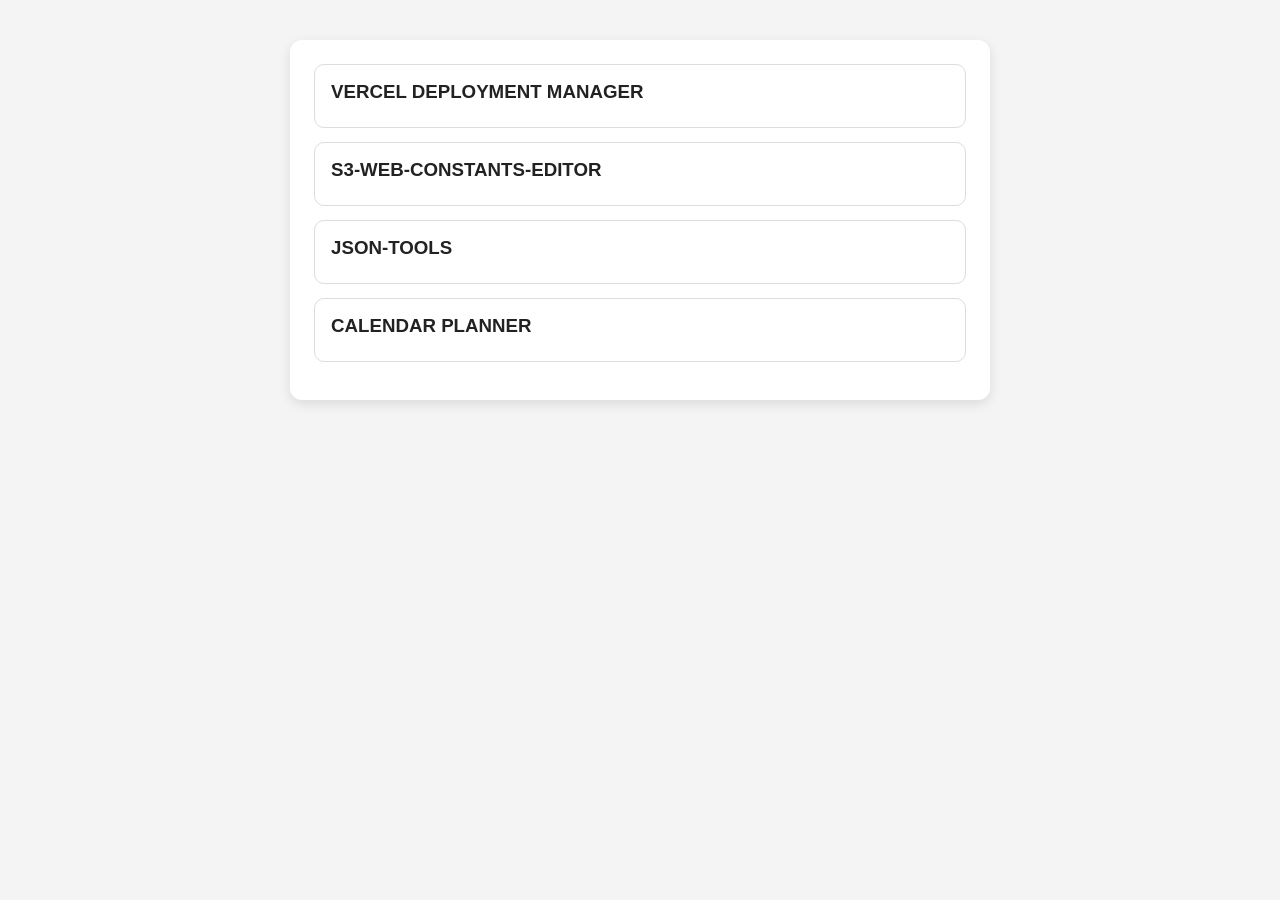
<file: index.html>
<!DOCTYPE html>
<html lang="en">
<head>
  <meta charset="UTF-8" />
  <meta name="viewport" content="width=device-width, initial-scale=1.0" />
  <title>Links List</title>

  <style>
    * {
      box-sizing: border-box;
      margin: 0;
      padding: 0;
      font-family: Arial, sans-serif;
    }

    body {
      background: #f4f4f4;
      padding: 40px;
    }

    .container {
      max-width: 700px;
      margin: auto;
      background: white;
      padding: 24px;
      border-radius: 12px;
      box-shadow: 0 4px 12px rgba(0, 0, 0, 0.1);
    }

    h1 {
      margin-bottom: 20px;
      color: #333;
    }

    .card {
      padding: 16px;
      border: 1px solid #ddd;
      border-radius: 10px;
      margin-bottom: 14px;
      transition: 0.2s ease;
    }

    .card:hover {
      transform: translateY(-2px);
      box-shadow: 0 4px 10px rgba(0, 0, 0, 0.08);
    }

    .card h3 {
      margin-bottom: 8px;
      color: #222;
    }

    .card a {
      color: #2563eb;
      text-decoration: none;
      word-break: break-all;
    }

    .card a:hover {
      text-decoration: underline;
    }
  </style>
</head>
<body>

  <div class="container">
    <div id="list"></div>
  </div>

  <script>
    // Array with { name, url }
    const websites = [
      {
        name: "vercel deployment manager",
        url: "./vercel-deployment-manager.html"
      },
      {
        name: "s3-web-constants-editor",
        url: "./s3-web-constants-editor/index.html"
      },
      {
        name: "json-tools",
        url: "./json-tools/index.html"
      },
      {
        name: "calendar planner",
        url: "./calendar-planner/index.html"
      },
    ];

    const listContainer = document.getElementById("list");

    websites.forEach(site => {
      const card = document.createElement("div");
      card.className = "card";

      card.innerHTML = `
      <a href="${site.url}" target="_blank">
        <h3>${site.name.toUpperCase()}</h3>
        </a>
      `;

      listContainer.appendChild(card);
    });
  </script>

</body>
</html>
</file>
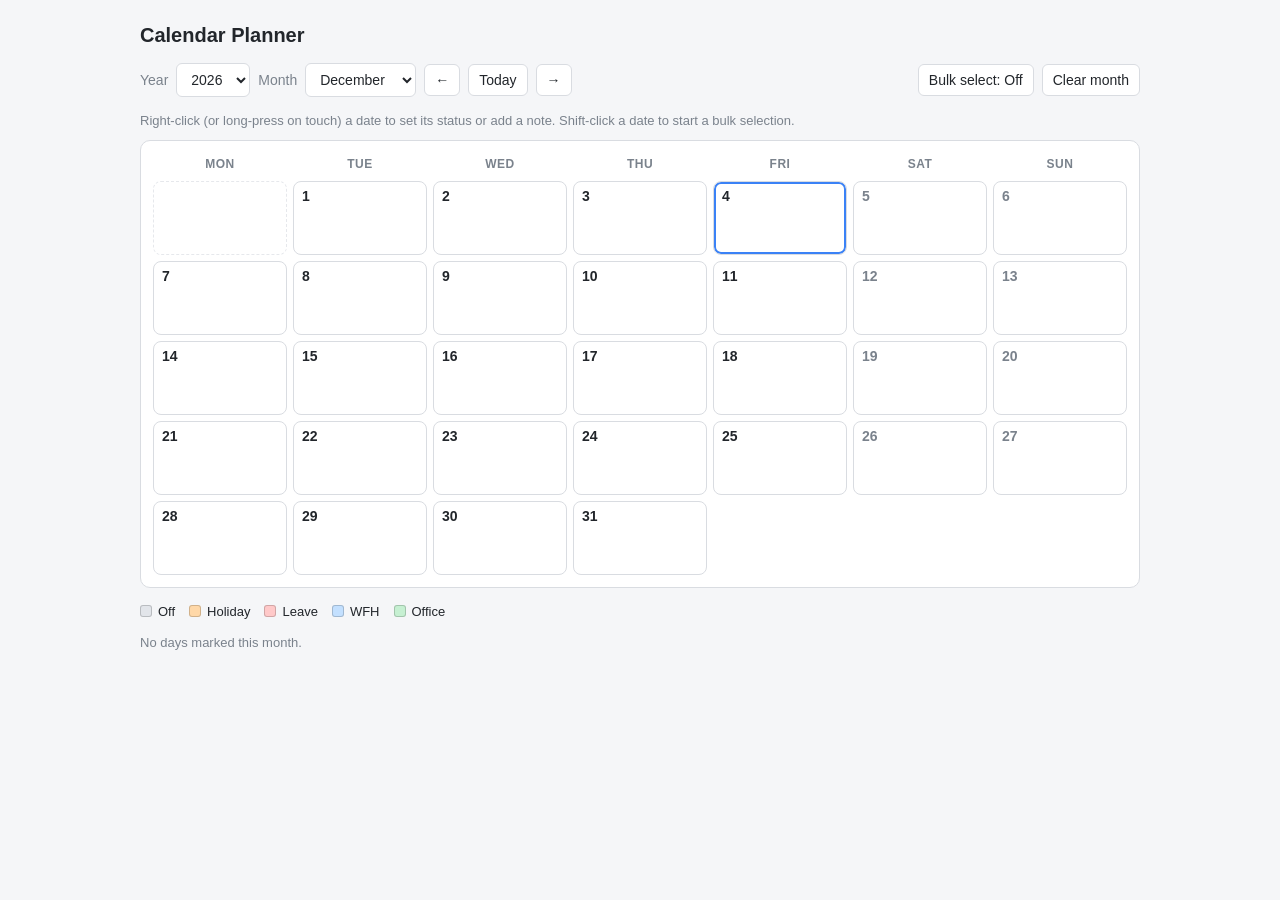
<file: calendar-planner/index.html>
<!DOCTYPE html>
<html lang="en">
<head>
  <meta charset="UTF-8">
  <meta name="viewport" content="width=device-width, initial-scale=1">
  <title>Calendar Planner</title>
  <link rel="stylesheet" href="styles.css">
  <script src="app.js" defer></script>
</head>
<body>

  <div class="wrap">
    <h1>Calendar Planner</h1>

    <div class="toolbar">
      <label class="lbl" for="year">Year</label>
      <select id="year" aria-label="Year"></select>

      <label class="lbl" for="month">Month</label>
      <select id="month" aria-label="Month"></select>

      <button id="prev" type="button" aria-label="Previous month">&larr;</button>
      <button id="today" type="button">Today</button>
      <button id="next" type="button" aria-label="Next month">&rarr;</button>

      <span class="spacer"></span>
      <button id="bulk" type="button" aria-pressed="false"
              title="Toggle bulk selection mode">Bulk select: Off</button>
      <button id="clear" type="button">Clear month</button>
    </div>

    <p class="hint" id="hint"></p>

    <div class="calendar">
      <div class="weekdays" aria-hidden="true">
        <span>Mon</span><span>Tue</span><span>Wed</span><span>Thu</span>
        <span>Fri</span><span>Sat</span><span>Sun</span>
      </div>
      <div class="grid" id="grid" role="grid" aria-label="Month days"></div>
    </div>

    <div class="selbar" id="selbar" role="region" aria-label="Bulk actions for selected days"></div>

    <div class="below">
      <div class="legend" id="legend"></div>
    </div>
    <div class="below">
      <div class="summary" id="summary"></div>
    </div>
  </div>

  <div id="menu" role="menu" aria-label="Set day status"></div>

</body>
</html>
</file>
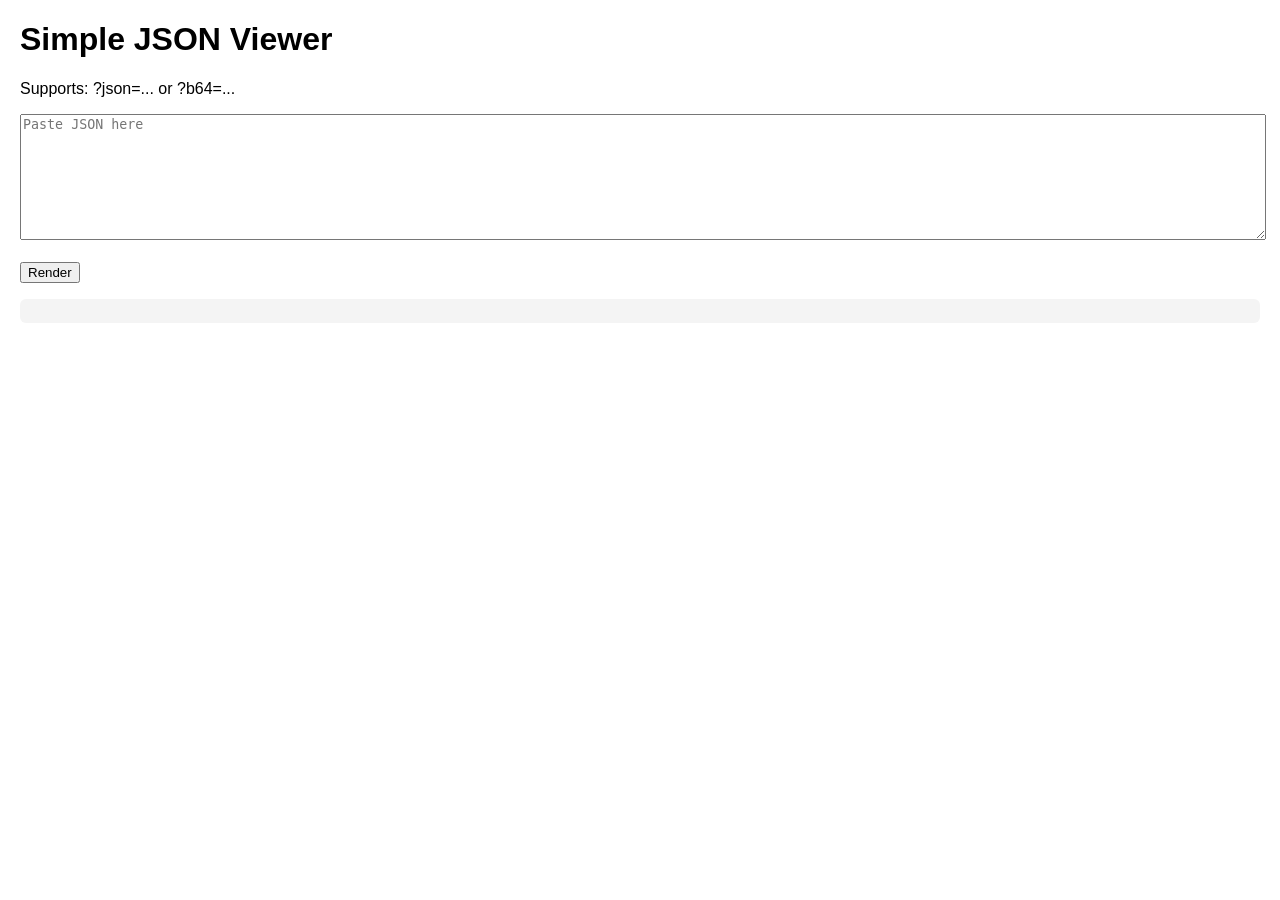
<file: json-tools/index.html>
<!DOCTYPE html>
<html>
<head>
<meta charset="UTF-8">
<meta name="viewport" content="width=device-width, initial-scale=1.0">
<title>JSON Viewer</title>
<style>
body { font-family: Arial, sans-serif; margin: 20px; }
textarea { width: 100%; height: 120px; }
pre { background: #f4f4f4; padding: 12px; overflow: auto; border-radius: 6px; }
.error { color: red; }
.success { color: green; }
</style>
</head>
<body>
<h1>Simple JSON Viewer</h1>
<p>Supports: ?json=... or ?b64=...</p>
<textarea id="input" placeholder="Paste JSON here"></textarea><br><br>
<button onclick="renderJson()">Render</button>
<p id="status"></p>
<pre id="output"></pre>

<script>
function loadFromQuery() {
  const params = new URLSearchParams(window.location.search);
  let jsonText = '';

  if (params.has('b64')) {
    try {
      jsonText = atob(params.get('b64'));
    } catch (e) {
      document.getElementById('status').textContent = 'Invalid Base64';
      document.getElementById('status').className = 'error';
      return;
    }
  } else if (params.has('json')) {
    jsonText = params.get('json');
  }

  if (jsonText) {
    document.getElementById('input').value = jsonText;
    renderJson();
  }
}

function renderJson() {
  const input = document.getElementById('input').value;
  const status = document.getElementById('status');
  const output = document.getElementById('output');

  try {
    const obj = JSON.parse(input);
    output.textContent = JSON.stringify(obj, null, 2);
    status.textContent = '✓ Valid JSON';
    status.className = 'success';
  } catch (e) {
    output.textContent = '';
    status.textContent = '✗ ' + e.message;
    status.className = 'error';
  }
}

loadFromQuery();
</script>
</body>
</html>
</file>
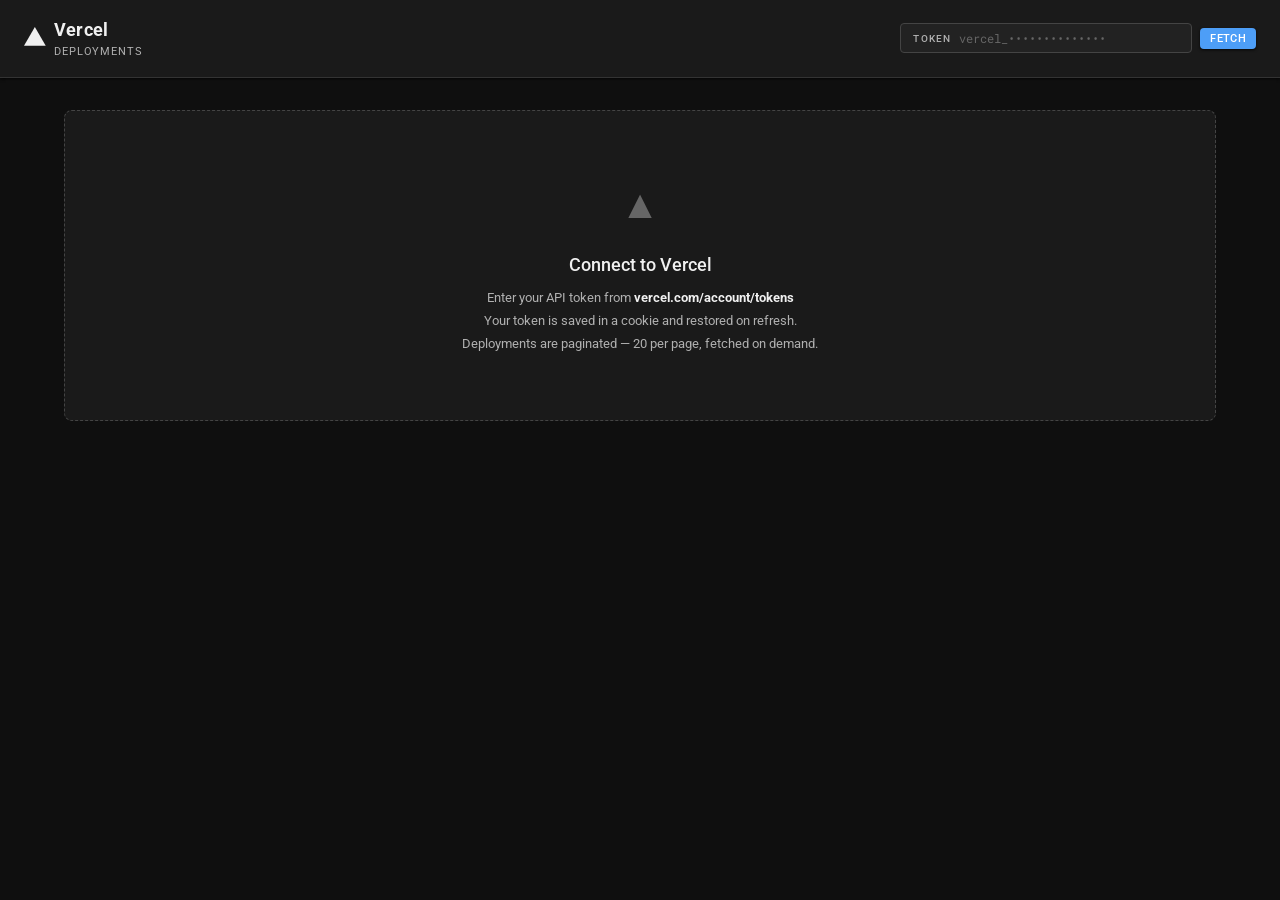
<file: vercel-deployment-manager.html>
<!DOCTYPE html>
<html lang="en">
<head>
<meta charset="UTF-8"/>
<meta name="viewport" content="width=device-width,initial-scale=1.0"/>
<title>Vercel Deployments</title>
<link href="https://fonts.googleapis.com/css2?family=Roboto:wght@400;500;700&family=Roboto+Mono:wght@400;500&display=swap" rel="stylesheet"/>
<style>

/* ═══════════════════════════════════════
   DESIGN TOKENS
═══════════════════════════════════════ */
:root {
  /* surfaces */
  --color-bg:           #0f0f0f;
  --color-surface:      #1a1a1a;
  --color-surface-2:    #222222;
  --color-surface-3:    #2a2a2a;

  /* borders */
  --color-border:       #333333;
  --color-border-light: #444444;

  /* text — high contrast */
  --color-text-primary:   #f0f0f0;
  --color-text-secondary: #b0b0b0;
  --color-text-disabled:  #666666;

  /* brand */
  --color-blue:       #4d9ef7;
  --color-blue-dim:   rgba(77,158,247,0.12);
  --color-green:      #3ecf8e;
  --color-green-dim:  rgba(62,207,142,0.12);
  --color-yellow:     #f0b429;
  --color-yellow-dim: rgba(240,180,41,0.12);
  --color-red:        #f87171;
  --color-red-dim:    rgba(248,113,113,0.12);
  --color-purple:     #a78bfa;

  /* material elevation */
  --shadow-1: 0 1px 3px rgba(0,0,0,0.5), 0 1px 2px rgba(0,0,0,0.4);
  --shadow-2: 0 3px 6px rgba(0,0,0,0.5), 0 2px 4px rgba(0,0,0,0.4);
  --shadow-3: 0 10px 20px rgba(0,0,0,0.5), 0 3px 6px rgba(0,0,0,0.4);

  /* radius */
  --radius-sm: 4px;
  --radius-md: 8px;
  --radius-lg: 12px;

  /* type */
  --font-body: 'Roboto', sans-serif;
  --font-mono: 'Roboto Mono', monospace;

  /* spacing */
  --space-xs: 4px;
  --space-sm: 8px;
  --space-md: 16px;
  --space-lg: 24px;
  --space-xl: 32px;
}

/* ═══════════════════════════════════════
   RESET & BASE
═══════════════════════════════════════ */
*, *::before, *::after { box-sizing: border-box; margin: 0; padding: 0; }

body {
  background: var(--color-bg);
  color: var(--color-text-primary);
  font-family: var(--font-body);
  font-size: 14px;
  line-height: 1.5;
  min-height: 100vh;
  -webkit-font-smoothing: antialiased;
}

/* ═══════════════════════════════════════
   LAYOUT
═══════════════════════════════════════ */
.page-wrapper {
  max-width: 1200px;
  margin: 0 auto;
  padding: 0 var(--space-lg) 80px;
}

/* ═══════════════════════════════════════
   APP BAR  (Material top bar)
═══════════════════════════════════════ */
.app-bar {
  background: var(--color-surface);
  border-bottom: 1px solid var(--color-border);
  box-shadow: var(--shadow-1);
  padding: var(--space-md) var(--space-lg);
  display: flex;
  align-items: center;
  gap: var(--space-md);
  flex-wrap: wrap;
  margin-bottom: var(--space-xl);
  position: sticky;
  top: 0;
  z-index: 100;
}

.app-bar__brand {
  display: flex;
  align-items: center;
  gap: var(--space-sm);
  flex-shrink: 0;
}

.app-bar__logo {
  width: 22px;
  height: 22px;
  fill: var(--color-text-primary);
}

.app-bar__title {
  font-size: 18px;
  font-weight: 700;
  color: var(--color-text-primary);
  letter-spacing: 0.01em;
}

.app-bar__subtitle {
  font-size: 11px;
  color: var(--color-text-secondary);
  letter-spacing: 0.08em;
  text-transform: uppercase;
  margin-top: 1px;
}

.app-bar__spacer { flex: 1; }

.app-bar__controls {
  display: flex;
  align-items: center;
  gap: var(--space-sm);
  flex-wrap: wrap;
}

/* ═══════════════════════════════════════
   TOKEN INPUT  (Material outlined input)
═══════════════════════════════════════ */
.token-input-wrap {
  display: flex;
  align-items: center;
  gap: var(--space-sm);
  background: var(--color-surface-2);
  border: 1px solid var(--color-border-light);
  border-radius: var(--radius-sm);
  padding: 6px 12px;
  transition: border-color 0.2s;
}

.token-input-wrap:focus-within {
  border-color: var(--color-blue);
}

.token-input-wrap__label {
  font-size: 10px;
  font-weight: 500;
  color: var(--color-text-secondary);
  letter-spacing: 0.12em;
  text-transform: uppercase;
  white-space: nowrap;
}

.token-input-wrap__input {
  background: transparent;
  border: none;
  outline: none;
  color: var(--color-text-primary);
  font-family: var(--font-mono);
  font-size: 12px;
  width: 220px;
}

.token-input-wrap__input::placeholder {
  color: var(--color-text-disabled);
}

.token-input-wrap__saved {
  font-size: 10px;
  color: var(--color-green);
  letter-spacing: 0.06em;
  white-space: nowrap;
  display: none;
  align-items: center;
  gap: 3px;
}

.token-input-wrap__saved--visible {
  display: flex;
}

/* ═══════════════════════════════════════
   BUTTONS  (Material variants)
═══════════════════════════════════════ */
.btn {
  display: inline-flex;
  align-items: center;
  gap: var(--space-xs);
  border: none;
  border-radius: var(--radius-sm);
  padding: 8px 16px;
  font-family: var(--font-body);
  font-size: 13px;
  font-weight: 500;
  letter-spacing: 0.04em;
  cursor: pointer;
  transition: background 0.15s, box-shadow 0.15s, opacity 0.15s;
  white-space: nowrap;
  text-transform: uppercase;
}

.btn:disabled {
  opacity: 0.38;
  cursor: not-allowed;
  pointer-events: none;
}

.btn--contained {
  background: var(--color-blue);
  color: #ffffff;
  box-shadow: var(--shadow-1);
}

.btn--contained:hover {
  background: #6aaef9;
  box-shadow: var(--shadow-2);
}

.btn--outlined {
  background: transparent;
  color: var(--color-text-secondary);
  border: 1px solid var(--color-border-light);
}

.btn--outlined:hover {
  border-color: var(--color-text-secondary);
  color: var(--color-text-primary);
  background: rgba(255,255,255,0.04);
}

.btn--outlined-danger {
  background: transparent;
  color: var(--color-red);
  border: 1px solid rgba(248,113,113,0.4);
}

.btn--outlined-danger:hover {
  background: var(--color-red-dim);
  border-color: var(--color-red);
}

.btn--outlined-success {
  background: transparent;
  color: var(--color-green);
  border: 1px solid rgba(62,207,142,0.4);
}

.btn--outlined-success:hover {
  background: var(--color-green-dim);
  border-color: var(--color-green);
}

.btn--text {
  background: transparent;
  color: var(--color-text-secondary);
  padding: 6px 10px;
  text-transform: none;
  letter-spacing: 0;
}

.btn--text:hover {
  background: rgba(255,255,255,0.06);
  color: var(--color-text-primary);
}

.btn--sm {
  padding: 4px 10px;
  font-size: 11px;
  letter-spacing: 0.03em;
}

/* state variants for action buttons */
.btn--canceling {
  opacity: 0.6;
  cursor: wait;
  pointer-events: none;
}

.btn--canceled {
  color: var(--color-text-disabled) !important;
  border-color: var(--color-border) !important;
  background: transparent !important;
  cursor: default;
  pointer-events: none;
}

.btn--deployed {
  color: var(--color-green) !important;
  border-color: rgba(62,207,142,0.4) !important;
  background: var(--color-green-dim) !important;
  cursor: default;
  pointer-events: none;
}

.btn--deploying {
  opacity: 0.6;
  cursor: wait;
  pointer-events: none;
}

/* ═══════════════════════════════════════
   STATS BAR  (Material cards)
═══════════════════════════════════════ */
.stats-bar {
  display: grid;
  grid-template-columns: repeat(4, 1fr);
  gap: var(--space-md);
  margin-bottom: var(--space-xl);
}

.stat-card {
  background: var(--color-surface);
  border: 1px solid var(--color-border);
  border-radius: var(--radius-md);
  padding: var(--space-md) var(--space-lg);
  box-shadow: var(--shadow-1);
  display: flex;
  flex-direction: column;
  gap: var(--space-xs);
}

.stat-card__value {
  font-size: 28px;
  font-weight: 700;
  line-height: 1;
  color: var(--color-text-primary);
}

.stat-card__label {
  font-size: 11px;
  font-weight: 500;
  color: var(--color-text-secondary);
  letter-spacing: 0.1em;
  text-transform: uppercase;
}

.stat-card--ready   .stat-card__value { color: var(--color-green); }
.stat-card--building .stat-card__value { color: var(--color-yellow); }
.stat-card--error   .stat-card__value { color: var(--color-red); }

/* ═══════════════════════════════════════
   TOOLBAR  (filter + search)
═══════════════════════════════════════ */
.toolbar {
  display: flex;
  align-items: center;
  gap: var(--space-sm);
  margin-bottom: var(--space-lg);
  flex-wrap: wrap;
}

.toolbar__search {
  position: relative;
  flex: 1;
  min-width: 200px;
}

.toolbar__search-icon {
  position: absolute;
  left: 10px;
  top: 50%;
  transform: translateY(-50%);
  color: var(--color-text-disabled);
  font-size: 16px;
  pointer-events: none;
}

.toolbar__search-input {
  width: 100%;
  background: var(--color-surface);
  border: 1px solid var(--color-border-light);
  border-radius: var(--radius-sm);
  padding: 8px 12px 8px 36px;
  color: var(--color-text-primary);
  font-family: var(--font-body);
  font-size: 14px;
  outline: none;
  transition: border-color 0.2s;
}

.toolbar__search-input::placeholder {
  color: var(--color-text-disabled);
}

.toolbar__search-input:focus {
  border-color: var(--color-blue);
}

.filter-chip {
  display: inline-flex;
  align-items: center;
  background: var(--color-surface);
  border: 1px solid var(--color-border-light);
  border-radius: 16px;
  padding: 5px 14px;
  font-family: var(--font-body);
  font-size: 12px;
  font-weight: 500;
  color: var(--color-text-secondary);
  cursor: pointer;
  transition: all 0.15s;
  white-space: nowrap;
}

.filter-chip:hover {
  border-color: var(--color-blue);
  color: var(--color-blue);
  background: var(--color-blue-dim);
}

.filter-chip--active {
  background: var(--color-blue-dim);
  border-color: var(--color-blue);
  color: var(--color-blue);
}

/* ═══════════════════════════════════════
   COMMIT GROUP  (Material card)
═══════════════════════════════════════ */
.commit-group {
  background: var(--color-surface);
  border: 1px solid var(--color-border);
  border-radius: var(--radius-md);
  box-shadow: var(--shadow-1);
  margin-bottom: var(--space-md);
  overflow: hidden;
  animation: group-appear 0.25s ease both;
}

@keyframes group-appear {
  from { opacity: 0; transform: translateY(6px); }
  to   { opacity: 1; transform: translateY(0); }
}

/* commit group header */
.commit-group__header {
  display: flex;
  align-items: flex-start;
  gap: var(--space-md);
  padding: var(--space-md) var(--space-lg);
  background: var(--color-surface-2);
  border-bottom: 1px solid var(--color-border);
}

.commit-group__indicator {
  width: 10px;
  height: 10px;
  border-radius: 50%;
  background: var(--color-border-light);
  border: 2px solid var(--color-border-light);
  flex-shrink: 0;
  margin-top: 5px;
}

.commit-group__info {
  flex: 1;
  min-width: 0;
}

.commit-group__message {
  font-size: 14px;
  font-weight: 500;
  color: var(--color-text-primary);
  white-space: nowrap;
  overflow: hidden;
  text-overflow: ellipsis;
  max-width: 640px;
  letter-spacing: 0.01em;
}

.commit-group__meta {
  display: flex;
  align-items: center;
  gap: var(--space-sm);
  margin-top: var(--space-xs);
  flex-wrap: wrap;
}

.commit-group__sha {
  font-family: var(--font-mono);
  font-size: 11px;
  color: var(--color-blue);
  background: var(--color-blue-dim);
  border-radius: var(--radius-sm);
  padding: 1px 6px;
}

.commit-group__branch {
  display: inline-flex;
  align-items: center;
  gap: 4px;
  font-family: var(--font-mono);
  font-size: 11px;
  color: var(--color-purple);
  background: rgba(167,139,250,0.1);
  border-radius: var(--radius-sm);
  padding: 1px 6px;
}

.commit-group__author {
  font-size: 12px;
  color: var(--color-text-secondary);
}

.commit-group__time {
  font-size: 12px;
  color: var(--color-text-disabled);
}

.commit-group__count {
  font-size: 11px;
  font-weight: 500;
  color: var(--color-text-secondary);
  background: var(--color-surface-3);
  border: 1px solid var(--color-border);
  border-radius: 10px;
  padding: 1px 8px;
}

.commit-group__actions {
  display: flex;
  align-items: center;
  gap: var(--space-sm);
  flex-shrink: 0;
  margin-left: auto;
  padding-left: var(--space-md);
}

/* ═══════════════════════════════════════
   DATA TABLE  (Material table)
═══════════════════════════════════════ */
.data-table {
  width: 100%;
  border-collapse: collapse;
}

.data-table__head {
  background: var(--color-surface-3);
}

.data-table__head th {
  text-align: left;
  padding: 8px 16px;
  font-size: 11px;
  font-weight: 500;
  color: var(--color-text-secondary);
  letter-spacing: 0.1em;
  text-transform: uppercase;
  white-space: nowrap;
  border-bottom: 1px solid var(--color-border);
}

.data-table__body tr {
  border-bottom: 1px solid var(--color-border);
  transition: background 0.1s;
}

.data-table__body tr:last-child {
  border-bottom: none;
}

.data-table__body tr:hover {
  background: var(--color-surface-2);
}

.data-table__body td {
  padding: 12px 16px;
  font-size: 13px;
  vertical-align: middle;
  color: var(--color-text-primary);
}

.cell-project__name {
  font-weight: 500;
  font-size: 14px;
  color: var(--color-text-primary);
}

.cell-url__link {
  font-family: var(--font-mono);
  font-size: 11px;
  color: var(--color-blue);
  text-decoration: none;
  transition: opacity 0.15s;
}

.cell-url__link:hover {
  opacity: 0.75;
  text-decoration: underline;
}

.cell-env__tag {
  display: inline-block;
  font-size: 10px;
  font-weight: 500;
  color: var(--color-text-secondary);
  background: var(--color-surface-3);
  border: 1px solid var(--color-border-light);
  border-radius: var(--radius-sm);
  padding: 2px 8px;
  text-transform: uppercase;
  letter-spacing: 0.07em;
}

.cell-age {
  font-size: 12px;
  color: var(--color-text-secondary);
  white-space: nowrap;
}

.cell-actions {
  display: flex;
  align-items: center;
  gap: var(--space-sm);
  flex-wrap: nowrap;
}

/* ═══════════════════════════════════════
   STATUS CHIPS  (Material chips)
═══════════════════════════════════════ */
.status-chip {
  display: inline-flex;
  align-items: center;
  gap: 5px;
  padding: 3px 10px;
  border-radius: 12px;
  font-size: 11px;
  font-weight: 500;
  letter-spacing: 0.04em;
  white-space: nowrap;
}

.status-chip__dot {
  width: 6px;
  height: 6px;
  border-radius: 50%;
  flex-shrink: 0;
}

.status-chip--ready {
  background: var(--color-green-dim);
  color: var(--color-green);
}
.status-chip--ready .status-chip__dot {
  background: var(--color-green);
  box-shadow: 0 0 6px var(--color-green);
}

.status-chip--building {
  background: var(--color-yellow-dim);
  color: var(--color-yellow);
}
.status-chip--building .status-chip__dot {
  background: var(--color-yellow);
  animation: pulse 1s ease-in-out infinite;
}

.status-chip--error, .status-chip--canceled {
  background: var(--color-red-dim);
  color: var(--color-red);
}
.status-chip--error .status-chip__dot,
.status-chip--canceled .status-chip__dot {
  background: var(--color-red);
}

.status-chip--queued {
  background: var(--color-blue-dim);
  color: var(--color-blue);
}
.status-chip--queued .status-chip__dot {
  background: var(--color-blue);
}

@keyframes pulse {
  0%, 100% { opacity: 1; }
  50% { opacity: 0.3; }
}

/* ═══════════════════════════════════════
   PAGER
═══════════════════════════════════════ */
.pager {
  display: flex;
  align-items: center;
  justify-content: space-between;
  padding: var(--space-lg) 0 0;
}

.pager__info {
  font-size: 13px;
  color: var(--color-text-secondary);
}

.pager__right {
  display: flex;
  align-items: center;
  gap: var(--space-md);
}

.pager__dots {
  display: flex;
  gap: 5px;
  align-items: center;
}

.pager__dot {
  width: 7px;
  height: 7px;
  border-radius: 50%;
  background: var(--color-border-light);
  cursor: pointer;
  transition: all 0.15s;
}

.pager__dot--active {
  background: var(--color-blue);
  width: 20px;
  border-radius: 4px;
}

.pager__dot:hover:not(.pager__dot--active) {
  background: var(--color-text-secondary);
}

.pager__btns {
  display: flex;
  gap: var(--space-sm);
}

/* ═══════════════════════════════════════
   MODAL  (Material dialog)
═══════════════════════════════════════ */
.modal-overlay {
  position: fixed;
  inset: 0;
  background: rgba(0,0,0,0.75);
  display: flex;
  align-items: center;
  justify-content: center;
  z-index: 9999;
  animation: overlay-in 0.15s ease;
}

@keyframes overlay-in {
  from { opacity: 0; }
  to   { opacity: 1; }
}

.modal {
  background: var(--color-surface);
  border: 1px solid var(--color-border-light);
  border-radius: var(--radius-lg);
  box-shadow: var(--shadow-3);
  padding: var(--space-xl);
  width: 90%;
  max-width: 480px;
  animation: modal-in 0.2s ease;
}

@keyframes modal-in {
  from { transform: translateY(16px); opacity: 0; }
  to   { transform: translateY(0);    opacity: 1; }
}

.modal__title {
  font-size: 18px;
  font-weight: 500;
  color: var(--color-text-primary);
  margin-bottom: var(--space-xs);
}

.modal__subtitle {
  font-size: 13px;
  color: var(--color-text-secondary);
  margin-bottom: var(--space-lg);
  line-height: 1.6;
}

.modal__divider {
  border: none;
  border-top: 1px solid var(--color-border);
  margin: var(--space-md) 0;
}

.modal__field {
  margin-bottom: var(--space-md);
}

.modal__field-label {
  display: block;
  font-size: 11px;
  font-weight: 500;
  color: var(--color-text-secondary);
  letter-spacing: 0.1em;
  text-transform: uppercase;
  margin-bottom: 6px;
}

.modal__field-input,
.modal__field-select {
  width: 100%;
  background: var(--color-surface-2);
  border: 1px solid var(--color-border-light);
  border-radius: var(--radius-sm);
  padding: 9px 12px;
  color: var(--color-text-primary);
  font-family: var(--font-body);
  font-size: 13px;
  outline: none;
  transition: border-color 0.2s;
}

.modal__field-input:focus,
.modal__field-select:focus {
  border-color: var(--color-blue);
}

.modal__field-select option {
  background: var(--color-surface-2);
  color: var(--color-text-primary);
}

.modal__branch-pills {
  display: flex;
  flex-wrap: wrap;
  gap: var(--space-sm);
  margin-top: var(--space-sm);
}

.modal__branch-pill {
  display: inline-flex;
  align-items: center;
  gap: 4px;
  background: var(--color-surface-2);
  border: 1px solid var(--color-border-light);
  border-radius: 12px;
  padding: 4px 12px;
  font-family: var(--font-mono);
  font-size: 11px;
  color: var(--color-text-secondary);
  cursor: pointer;
  transition: all 0.15s;
}

.modal__branch-pill:hover,
.modal__branch-pill--selected {
  border-color: var(--color-blue);
  color: var(--color-blue);
  background: var(--color-blue-dim);
}

.modal__actions {
  display: flex;
  gap: var(--space-sm);
  justify-content: flex-end;
  margin-top: var(--space-lg);
}

/* ═══════════════════════════════════════
   EMPTY / LOADING / ERROR STATES
═══════════════════════════════════════ */
.state-card {
  text-align: center;
  padding: 64px var(--space-lg);
  background: var(--color-surface);
  border: 1px dashed var(--color-border-light);
  border-radius: var(--radius-md);
}

.state-card__icon {
  font-size: 40px;
  margin-bottom: var(--space-md);
  color: var(--color-text-disabled);
}

.state-card__title {
  font-size: 18px;
  font-weight: 500;
  color: var(--color-text-primary);
  margin-bottom: var(--space-sm);
}

.state-card__sub {
  font-size: 13px;
  color: var(--color-text-secondary);
  line-height: 1.8;
}

.spinner {
  display: inline-block;
  width: 18px;
  height: 18px;
  border: 2px solid var(--color-border-light);
  border-top-color: var(--color-blue);
  border-radius: 50%;
  animation: spin 0.7s linear infinite;
  vertical-align: middle;
}

@keyframes spin { to { transform: rotate(360deg); } }

/* ═══════════════════════════════════════
   TOAST  (Material snackbar)
═══════════════════════════════════════ */
.toast {
  position: fixed;
  bottom: 24px;
  left: 50%;
  transform: translateX(-50%) translateY(80px);
  background: #323232;
  color: #ffffff;
  border-radius: var(--radius-sm);
  padding: 12px 20px;
  font-size: 13px;
  font-weight: 400;
  z-index: 9998;
  box-shadow: var(--shadow-3);
  opacity: 0;
  transition: transform 0.25s ease, opacity 0.25s ease;
  white-space: nowrap;
  max-width: 420px;
}

.toast--visible {
  transform: translateX(-50%) translateY(0);
  opacity: 1;
}

.toast--error   { background: #c62828; }
.toast--success { background: #2e7d32; }

/* ═══════════════════════════════════════
   RESPONSIVE
═══════════════════════════════════════ */
@media (max-width: 768px) {
  .stats-bar { grid-template-columns: repeat(2, 1fr); }
  .token-input-wrap__input { width: 150px; }
  .data-table__head th:nth-child(4),
  .data-table__body td:nth-child(4) { display: none; }
  .commit-group__message { max-width: 260px; }
}

@media (max-width: 480px) {
  .stats-bar { grid-template-columns: 1fr 1fr; }
  .app-bar { padding: var(--space-sm) var(--space-md); }
}
</style>
</head>
<body>

<!-- ═══════════════════════════════════════ APP BAR ═══════════════════════════════════════ -->
<header class="app-bar">
  <div class="app-bar__brand">
    <svg class="app-bar__logo" viewBox="0 0 76 76" xmlns="http://www.w3.org/2000/svg">
      <path d="M37.5274 0L75.0548 65H0L37.5274 0Z"/>
    </svg>
    <div>
      <div class="app-bar__title">Vercel</div>
      <div class="app-bar__subtitle">Deployments</div>
    </div>
  </div>

  <div class="app-bar__spacer"></div>

  <div class="app-bar__controls">
    <div class="token-input-wrap" id="tokenWrap">
      <span class="token-input-wrap__label">Token</span>
      <input
        class="token-input-wrap__input"
        id="tokenInput"
        type="password"
        placeholder="vercel_••••••••••••••"
        autocomplete="off"
      />
      <span class="token-input-wrap__saved" id="savedPill">✓ saved</span>
    </div>
    <button class="btn btn--outlined btn--sm" id="clearBtn" style="display:none">Clear</button>
    <button class="btn btn--contained btn--sm" id="fetchBtn">Fetch</button>
  </div>
</header>

<div class="page-wrapper">

  <!-- Stats Bar -->
  <div class="stats-bar" id="statsBar" style="display:none">
    <div class="stat-card">
      <div class="stat-card__value" id="statTotal">—</div>
      <div class="stat-card__label">This page</div>
    </div>
    <div class="stat-card stat-card--ready">
      <div class="stat-card__value" id="statReady">—</div>
      <div class="stat-card__label">Ready</div>
    </div>
    <div class="stat-card stat-card--building">
      <div class="stat-card__value" id="statBuilding">—</div>
      <div class="stat-card__label">Building</div>
    </div>
    <div class="stat-card stat-card--error">
      <div class="stat-card__value" id="statError">—</div>
      <div class="stat-card__label">Error</div>
    </div>
  </div>

  <!-- Toolbar -->
  <div class="toolbar" id="toolbar" style="display:none">
    <div class="toolbar__search">
      <span class="toolbar__search-icon">⌕</span>
      <input class="toolbar__search-input" id="searchInput" type="text" placeholder="Search by project, URL, or branch…"/>
    </div>
    <button class="filter-chip filter-chip--active" data-filter="ALL">All</button>
    <button class="filter-chip" data-filter="READY">Ready</button>
    <button class="filter-chip" data-filter="BUILDING">Building</button>
    <button class="filter-chip" data-filter="ERROR">Error</button>
    <button class="filter-chip" data-filter="QUEUED">Queued</button>
  </div>

  <!-- Main content -->
  <div id="mainArea">
    <div class="state-card">
      <div class="state-card__icon">▲</div>
      <div class="state-card__title">Connect to Vercel</div>
      <div class="state-card__sub">
        Enter your API token from <strong style="color:var(--color-text-primary)">vercel.com/account/tokens</strong><br/>
        Your token is saved in a cookie and restored on refresh.<br/>
        Deployments are paginated — 20 per page, fetched on demand.
      </div>
    </div>
  </div>

  <!-- Pager -->
  <div class="pager" id="pager" style="display:none">
    <span class="pager__info" id="pageInfo"></span>
    <div class="pager__right">
      <div class="pager__dots" id="pageDots"></div>
      <div class="pager__btns">
        <button class="btn btn--outlined btn--sm" id="prevBtn">← Prev</button>
        <button class="btn btn--outlined btn--sm" id="nextBtn">Next →</button>
      </div>
    </div>
  </div>

</div>

<!-- Toast -->
<div class="toast" id="toast"></div>

<script>
'use strict';

/* ═══════════════════════════════════════════
   CONFIG
═══════════════════════════════════════════ */
const PAGE_SIZE   = 20;
const MAX_DOTS    = 8;
const COOKIE_NAME = 'vcl_token';
const COOKIE_DAYS = 60;

/* ═══════════════════════════════════════════
   STATE
═══════════════════════════════════════════ */
let token         = '';
let currentPage   = 1;
let totalFetched  = 0;
let hasMore       = true;
let currentFilter = 'ALL';
let searchQ       = '';

// page cache: cache[n] = { deployments[], nextCursor }
const pageCache = {};

// Action registry — avoids serialising data into onclick attrs
const actionRegistry = new Map();
let   _regSeq = 0;
function registerAction(payload) {
  const id = ++_regSeq;
  actionRegistry.set(id, payload);
  return id;
}

/* ═══════════════════════════════════════════
   COOKIE HELPERS
═══════════════════════════════════════════ */
function cookieSet(name, value, days) {
  const expires = new Date(Date.now() + days * 86400000).toUTCString();
  document.cookie = `${name}=${encodeURIComponent(value)};expires=${expires};path=/;SameSite=Strict`;
}

function cookieGet(name) {
  const match = document.cookie.match(new RegExp('(?:^|; )' + name + '=([^;]*)'));
  return match ? decodeURIComponent(match[1]) : '';
}

function cookieClear(name) {
  document.cookie = `${name}=;expires=Thu, 01 Jan 1970 00:00:00 GMT;path=/`;
}

/* ═══════════════════════════════════════════
   TOKEN PERSISTENCE
═══════════════════════════════════════════ */
function tokenSave(t) {
  cookieSet(COOKIE_NAME, t, COOKIE_DAYS);
  document.getElementById('savedPill').classList.add('token-input-wrap__saved--visible');
  document.getElementById('clearBtn').style.display = '';
}

function tokenClear() {
  cookieClear(COOKIE_NAME);
  token = '';
  document.getElementById('tokenInput').value = '';
  document.getElementById('savedPill').classList.remove('token-input-wrap__saved--visible');
  document.getElementById('clearBtn').style.display = 'none';
  showToast('Token cleared');
}

function tokenRestore() {
  const saved = cookieGet(COOKIE_NAME);
  if (saved) {
    document.getElementById('tokenInput').value = saved;
    document.getElementById('savedPill').classList.add('token-input-wrap__saved--visible');
    document.getElementById('clearBtn').style.display = '';
  }
}

/* ═══════════════════════════════════════════
   ENTRY / FETCH FLOW
═══════════════════════════════════════════ */
async function startFresh() {
  const input = document.getElementById('tokenInput').value.trim();
  if (!input) { showToast('Enter a Vercel API token first', 'error'); return; }

  token = input;
  tokenSave(token);

  // reset cache
  Object.keys(pageCache).forEach(k => delete pageCache[k]);
  currentPage = 1; totalFetched = 0; hasMore = true;

  document.getElementById('statsBar').style.display = 'grid';
  document.getElementById('toolbar').style.display  = 'flex';

  await goPage(1);
}

async function goPage(n) {
  if (n < 1) return;
  if (n > 1 && !pageCache[n - 1]) return;   // need previous cursor
  if (!hasMore && !pageCache[n]) return;
  currentPage = n;
  await loadPage(n);
}

async function loadPage(n) {
  const fetchBtn = document.getElementById('fetchBtn');
  fetchBtn.disabled = true;
  fetchBtn.textContent = 'Loading…';

  setMain(`
    <div class="state-card">
      <div class="state-card__icon"><span class="spinner"></span></div>
      <div class="state-card__title">Loading page ${n}…</div>
      <div class="state-card__sub">Fetching up to ${PAGE_SIZE} deployments from Vercel</div>
    </div>`);

  try {
    if (!pageCache[n]) {
      let url = `https://api.vercel.com/v6/deployments?limit=${PAGE_SIZE}`;
      if (n > 1 && pageCache[n - 1]?.nextCursor) {
        url += `&until=${pageCache[n - 1].nextCursor}`;
      }

      const res = await fetch(url, { headers: { Authorization: `Bearer ${token}` } });
      if (!res.ok) {
        const err = await res.json().catch(() => ({}));
        throw new Error(err.error?.message || `HTTP ${res.status}`);
      }

      const data        = await res.json();
      const deployments = data.deployments || [];
      const nextCursor  = data.pagination?.next || null;

      hasMore        = !!(nextCursor && deployments.length >= PAGE_SIZE);
      pageCache[n]   = { deployments, nextCursor };
      totalFetched   = Math.max(totalFetched, (n - 1) * PAGE_SIZE + deployments.length);
    }

    const { deployments } = pageCache[n];
    updateStats(deployments);
    renderGroups(deployments);
    updatePager();
    showToast(`Page ${n} loaded — ${pageCache[n].deployments.length} deployments`, 'success');
  } catch (e) {
    setMain(`
      <div class="state-card">
        <div class="state-card__icon">✕</div>
        <div class="state-card__title">Failed to load</div>
        <div class="state-card__sub">${esc(e.message)}<br/><br/>Check your token and try again.</div>
      </div>`);
    showToast(e.message, 'error');
  }

  fetchBtn.disabled = false;
  fetchBtn.textContent = 'Fetch';
}

/* ═══════════════════════════════════════════
   RENDER — group by commit SHA
═══════════════════════════════════════════ */
function renderGroups(deployments) {
  const q = searchQ.toLowerCase();
  const filtered = deployments.filter(d => {
    const stateOk  = currentFilter === 'ALL' || d.state === currentFilter;
    const msg      = d.meta?.githubCommitMessage || d.meta?.gitlabCommitMessage || '';
    const searchOk = !q || [d.name, d.url, msg, d.meta?.githubCommitRef, d.meta?.branchAlias]
      .filter(Boolean).some(v => v.toLowerCase().includes(q));
    return stateOk && searchOk;
  });

  if (!filtered.length) {
    setMain(`<div class="state-card">
      <div class="state-card__icon">○</div>
      <div class="state-card__title">No results</div>
      <div class="state-card__sub">Adjust filters or search query, or load another page.</div>
    </div>`);
    return;
  }

  // Build commit groups preserving insertion order
  const groupOrder = [];
  const groupMap   = new Map();

  filtered.forEach(d => {
    const sha = d.meta?.githubCommitSha || d.meta?.gitlabCommitSha || d.meta?.bitbucketCommitSha || null;
    const key = sha
      || (d.meta?.githubCommitMessage ? `msg::${d.name}::${d.meta.githubCommitMessage}` : `uid::${d.uid}`);

    if (!groupMap.has(key)) {
      groupMap.set(key, {
        sha,
        short:     sha ? sha.slice(0, 7) : null,
        message:   d.meta?.githubCommitMessage || d.meta?.gitlabCommitMessage || d.meta?.bitbucketCommitMessage || '(no commit message)',
        branch:    d.meta?.githubCommitRef || d.meta?.branchAlias || d.gitSource?.branch || 'main',
        author:    d.meta?.githubCommitAuthorName || d.meta?.gitlabCommitAuthorName || '',
        createdAt: d.createdAt,
        items:     [],
      });
      groupOrder.push(key);
    }
    groupMap.get(key).items.push(d);
  });

  // Collect unique project+branch pairs seen this page for the deploy modal
  const seenBranches = new Set();
  filtered.forEach(d => {
    const br = d.meta?.githubCommitRef || d.meta?.branchAlias || d.gitSource?.branch;
    if (br) seenBranches.add(`${d.name}:::${br}`);
  });
  window._seenBranches = seenBranches;

  // Build HTML
  let html = '';
  groupOrder.forEach((key, gi) => {
    const g = groupMap.get(key);
    const cancellableUids = g.items
      .filter(d => d.state === 'BUILDING' || d.state === 'QUEUED')
      .map(d => d.uid);

    const rows = g.items.map(d => {
      const branch    = d.meta?.githubCommitRef || d.meta?.branchAlias || d.gitSource?.branch || 'main';
      const canCancel = d.state === 'BUILDING' || d.state === 'QUEUED';

      const cancelHtml = canCancel
        ? `<button class="btn btn--outlined-danger btn--sm" id="cbtn-${d.uid}" data-uid="${d.uid}" data-name="${esc(d.name)}">✕ Cancel</button>`
        : `<span style="font-size:11px;color:var(--color-text-disabled)">—</span>`;

      const redeployHtml = `<button class="btn btn--outlined-success btn--sm" id="rbtn-${d.uid}" data-uid="${d.uid}" data-project="${esc(d.name)}" data-branch="${esc(branch)}" title="Redeploy ${esc(d.name)} on branch ${esc(branch)}">↺ Redeploy</button>`;

      return `<tr id="row-${d.uid}">
        <td><span class="cell-project__name">${esc(d.name)}</span></td>
        <td id="status-${d.uid}">${statusChip(d.state)}</td>
        <td><a class="cell-url__link" href="https://${esc(d.url)}" target="_blank" rel="noopener">${esc(d.url)}</a></td>
        <td><span class="cell-env__tag">${esc(d.target || 'preview')}</span></td>
        <td class="cell-age">${timeAgo(d.createdAt)}</td>
        <td><div class="cell-actions">${cancelHtml}${redeployHtml}</div></td>
      </tr>`;
    }).join('');

    // Group-level action buttons
    const groupCancelHtml = cancellableUids.length > 0
      ? `<button class="btn btn--outlined-danger btn--sm" data-group-cancel="${gi}" data-uids="${esc(cancellableUids.join(','))}">✕ Cancel all (${cancellableUids.length})</button>`
      : '';

    const groupRedeployHtml = `<button class="btn btn--outlined-success btn--sm" data-group-redeploy="${gi}">↺ Redeploy commit</button>`;

    html += `<div class="commit-group" style="animation-delay:${gi * 40}ms" data-group-idx="${gi}">
      <div class="commit-group__header">
        <div class="commit-group__indicator"></div>
        <div class="commit-group__info">
          <div class="commit-group__message">${esc(g.message)}</div>
          <div class="commit-group__meta">
            ${g.short ? `<span class="commit-group__sha">${g.short}</span>` : ''}
            <span class="commit-group__branch">⎇ ${esc(g.branch)}</span>
            ${g.author ? `<span class="commit-group__author">${esc(g.author)}</span>` : ''}
            <span class="commit-group__time">${timeAgo(g.createdAt)}</span>
            <span class="commit-group__count">${g.items.length} deployment${g.items.length > 1 ? 's' : ''}</span>
          </div>
        </div>
        <div class="commit-group__actions" id="gactions-${gi}">
          ${groupRedeployHtml}
          ${groupCancelHtml}
        </div>
      </div>
      <table class="data-table">
        <thead class="data-table__head">
          <tr>
            <th>Project</th>
            <th>Status</th>
            <th>URL</th>
            <th>Env</th>
            <th>Age</th>
            <th>Actions</th>
          </tr>
        </thead>
        <tbody class="data-table__body">${rows}</tbody>
      </table>
    </div>`;
  });

  setMain(html);

  // Wire all buttons via addEventListener — no data serialised into onclick attrs
  wireButtons(groupOrder, groupMap);
}

/* ═══════════════════════════════════════════
   WIRE BUTTONS  (called after DOM is set)
═══════════════════════════════════════════ */
function wireButtons(groupOrder, groupMap) {
  // Individual cancel
  document.querySelectorAll('[data-uid][id^="cbtn-"]').forEach(btn => {
    const uid  = btn.dataset.uid;
    const name = btn.dataset.name || uid;
    const id   = registerAction({ type: 'cancel', uids: [uid], label: `Cancel deployment of <strong>${name}</strong>?` });
    btn.addEventListener('click', () => openCancelModal(id));
  });

  // Group cancel
  document.querySelectorAll('[data-group-cancel]').forEach(btn => {
    const uids = btn.dataset.uids.split(',').filter(Boolean);
    const id   = registerAction({ type: 'cancel', uids, label: `Cancel all ${uids.length} active deployment${uids.length > 1 ? 's' : ''} in this commit?` });
    btn.addEventListener('click', () => openCancelModal(id));
  });

  // Individual redeploy
  document.querySelectorAll('[data-uid][id^="rbtn-"]').forEach(btn => {
    const { uid, project, branch } = btn.dataset;
    const id = registerAction({ type: 'redeploy-single', uid, project, branch });
    btn.addEventListener('click', () => openRedeployModal(id));
  });

  // Group redeploy
  document.querySelectorAll('[data-group-redeploy]').forEach(btn => {
    const gi  = parseInt(btn.dataset.groupRedeploy);
    const key = groupOrder[gi];
    const g   = groupMap.get(key);
    if (!g) return;
    const targets = g.items.map(d => ({
      uid:     d.uid,
      project: d.name,
      branch:  d.meta?.githubCommitRef || d.meta?.branchAlias || d.gitSource?.branch || 'main',
    }));
    const id = registerAction({ type: 'redeploy-group', targets, message: g.message });
    btn.addEventListener('click', () => openGroupRedeployModal(id));
  });
}

/* ═══════════════════════════════════════════
   CANCEL MODAL
═══════════════════════════════════════════ */
function openCancelModal(actionId) {
  const entry = actionRegistry.get(actionId);
  if (!entry) return;
  const { uids, label } = entry;

  const overlay = makeOverlay();
  const modal   = makeModal();
  modal.innerHTML = `
    <div class="modal__title">Cancel Deployment${uids.length > 1 ? 's' : ''}</div>
    <div class="modal__subtitle">${label}<br/>This action cannot be undone.</div>
    <div class="modal__actions">
      <button class="btn btn--outlined" id="mCancelNo">Keep running</button>
      <button class="btn btn--outlined-danger" id="mCancelYes">✕ Yes, cancel${uids.length > 1 ? ' all' : ''}</button>
    </div>`;

  modal.querySelector('#mCancelNo').addEventListener('click', () => overlay.remove());
  modal.querySelector('#mCancelYes').addEventListener('click', () => { overlay.remove(); doCancel(uids); });

  overlay.appendChild(modal);
  document.body.appendChild(overlay);
  overlay.addEventListener('click', e => { if (e.target === overlay) overlay.remove(); });
}

async function doCancel(uids) {
  uids.forEach(uid => {
    const b = document.getElementById(`cbtn-${uid}`);
    if (b) { b.disabled = true; b.classList.add('btn--canceling'); b.textContent = '⏳ Canceling…'; }
  });

  const results = await Promise.allSettled(uids.map(uid =>
    fetch(`https://api.vercel.com/v12/deployments/${uid}/cancel`, {
      method: 'PATCH',
      headers: { Authorization: `Bearer ${token}` },
    }).then(async r => {
      if (!r.ok) { const e = await r.json().catch(() => ({})); throw new Error(e?.error?.message || `HTTP ${r.status}`); }
      return uid;
    })
  ));

  let ok = 0, fail = 0;
  results.forEach((r, i) => {
    const uid    = uids[i];
    const btn    = document.getElementById(`cbtn-${uid}`);
    const status = document.getElementById(`status-${uid}`);
    if (r.status === 'fulfilled') {
      ok++;
      if (btn)    { btn.classList.remove('btn--canceling'); btn.classList.add('btn--canceled'); btn.textContent = '✓ Canceled'; }
      if (status) { status.innerHTML = statusChip('CANCELED'); }
      const d = pageCache[currentPage]?.deployments.find(x => x.uid === uid);
      if (d) d.state = 'CANCELED';
    } else {
      fail++;
      if (btn) { btn.disabled = false; btn.classList.remove('btn--canceling'); btn.textContent = '✕ Cancel'; }
    }
  });

  if (ok && !fail)    showToast(`${ok} deployment${ok > 1 ? 's' : ''} canceled`, 'success');
  else if (ok)        showToast(`${ok} canceled, ${fail} failed`, 'error');
  else                showToast('Cancel failed', 'error');

  refreshGroupCancelButtons();
}

function refreshGroupCancelButtons() {
  document.querySelectorAll('.commit-group').forEach(grp => {
    const actionsEl = grp.querySelector('.commit-group__actions');
    if (!actionsEl) return;
    const remaining = Array.from(grp.querySelectorAll('[id^="cbtn-"]:not(.btn--canceled)'))
      .filter(b => !b.disabled)
      .map(b => b.dataset.uid)
      .filter(Boolean);

    const old = actionsEl.querySelector('[data-group-cancel]');
    if (remaining.length > 0) {
      const newBtn = document.createElement('button');
      newBtn.className = 'btn btn--outlined-danger btn--sm';
      newBtn.textContent = `✕ Cancel all (${remaining.length})`;
      const id = registerAction({ type: 'cancel', uids: remaining, label: `Cancel all ${remaining.length} active deployment${remaining.length > 1 ? 's' : ''} in this commit?` });
      newBtn.addEventListener('click', () => openCancelModal(id));
      if (old) old.replaceWith(newBtn); else actionsEl.appendChild(newBtn);
    } else {
      old?.remove();
    }
  });
}

/* ═══════════════════════════════════════════
   REDEPLOY MODAL — single deployment
═══════════════════════════════════════════ */
function openRedeployModal(actionId) {
  const entry = actionRegistry.get(actionId);
  if (!entry) return;
  const { uid, project, branch } = entry;

  // Collect branches seen for this project
  const projectBranches = Array.from(window._seenBranches || [])
    .filter(s => s.startsWith(`${project}:::`))
    .map(s => s.split(':::')[1]);

  // Deduplicate and ensure current branch is first
  const branches = [...new Set([branch, ...projectBranches])];

  const overlay = makeOverlay();
  const modal   = makeModal();

  const pillsHtml = branches.map(b =>
    `<span class="modal__branch-pill${b === branch ? ' modal__branch-pill--selected' : ''}" data-branch="${esc(b)}">⎇ ${esc(b)}</span>`
  ).join('');

  modal.innerHTML = `
    <div class="modal__title">Redeploy</div>
    <div class="modal__subtitle">Trigger a new deployment for <strong style="color:var(--color-text-primary)">${esc(project)}</strong>.</div>
    <hr class="modal__divider"/>
    <div class="modal__field">
      <label class="modal__field-label">Project</label>
      <input class="modal__field-input" id="rdProject" value="${esc(project)}" readonly/>
    </div>
    <div class="modal__field">
      <label class="modal__field-label">Branch — recently deployed</label>
      <div class="modal__branch-pills" id="rdPills">${pillsHtml}</div>
      <input class="modal__field-input" id="rdBranch" value="${esc(branch)}" placeholder="or type a branch…" style="margin-top:8px"/>
    </div>
    <div class="modal__actions">
      <button class="btn btn--outlined" id="rdCancel">Cancel</button>
      <button class="btn btn--contained" id="rdConfirm">↺ Deploy</button>
    </div>`;

  // Branch pill selection
  modal.querySelectorAll('.modal__branch-pill').forEach(pill => {
    pill.addEventListener('click', () => {
      modal.querySelectorAll('.modal__branch-pill').forEach(p => p.classList.remove('modal__branch-pill--selected'));
      pill.classList.add('modal__branch-pill--selected');
      modal.querySelector('#rdBranch').value = pill.dataset.branch;
    });
  });

  modal.querySelector('#rdCancel').addEventListener('click', () => overlay.remove());
  modal.querySelector('#rdConfirm').addEventListener('click', () => {
    const chosenBranch = modal.querySelector('#rdBranch').value.trim() || branch;
    overlay.remove();
    doRedeploy(uid, project, chosenBranch);
  });

  overlay.appendChild(modal);
  document.body.appendChild(overlay);
  overlay.addEventListener('click', e => { if (e.target === overlay) overlay.remove(); });
}

/* ═══════════════════════════════════════════
   REDEPLOY MODAL — whole commit group
═══════════════════════════════════════════ */
function openGroupRedeployModal(actionId) {
  const entry = actionRegistry.get(actionId);
  if (!entry) return;
  const { targets, message } = entry;

  const overlay = makeOverlay();
  const modal   = makeModal();

  const rowsHtml = targets.map(t => `
    <tr style="border-bottom:1px solid var(--color-border)">
      <td style="padding:8px 0;font-size:13px;color:var(--color-text-primary);font-weight:500">${esc(t.project)}</td>
      <td style="padding:8px 0 8px 12px">
        <span class="commit-group__branch" style="font-size:11px">⎇ ${esc(t.branch)}</span>
      </td>
    </tr>`).join('');

  modal.innerHTML = `
    <div class="modal__title">Redeploy Commit</div>
    <div class="modal__subtitle">Re-trigger deployments for all projects in this commit.</div>
    <div style="background:var(--color-surface-2);border:1px solid var(--color-border);border-radius:var(--radius-sm);padding:10px 14px;margin-bottom:var(--space-md);font-size:12px;color:var(--color-text-secondary)">${esc(message)}</div>
    <table style="width:100%;border-collapse:collapse;margin-bottom:var(--space-md)">${rowsHtml}</table>
    <div class="modal__actions">
      <button class="btn btn--outlined" id="grCancel">Cancel</button>
      <button class="btn btn--contained" id="grConfirm">↺ Redeploy all (${targets.length})</button>
    </div>`;

  modal.querySelector('#grCancel').addEventListener('click', () => overlay.remove());
  modal.querySelector('#grConfirm').addEventListener('click', () => {
    overlay.remove();
    targets.forEach(t => doRedeploy(t.uid, t.project, t.branch));
  });

  overlay.appendChild(modal);
  document.body.appendChild(overlay);
  overlay.addEventListener('click', e => { if (e.target === overlay) overlay.remove(); });
}

/* ═══════════════════════════════════════════
   DO REDEPLOY  (Vercel API)
═══════════════════════════════════════════ */
async function doRedeploy(uid, project, branch) {
  const btn = document.getElementById(`rbtn-${uid}`);
  if (btn) { btn.disabled = true; btn.classList.add('btn--deploying'); btn.textContent = '⏳ Deploying…'; }

  try {
    const res = await fetch(`https://api.vercel.com/v13/deployments`, {
      method: 'POST',
      headers: {
        Authorization: `Bearer ${token}`,
        'Content-Type': 'application/json',
      },
      body: JSON.stringify({
        name:   project,
        gitSource: { type: 'github', ref: branch },
        source: 'import',
      }),
    });

    if (!res.ok) {
      const e = await res.json().catch(() => ({}));
      throw new Error(e?.error?.message || `HTTP ${res.status}`);
    }

    if (btn) { btn.classList.remove('btn--deploying'); btn.classList.add('btn--deployed'); btn.textContent = '✓ Queued'; }
    showToast(`${project} on ${branch} queued for deployment`, 'success');
  } catch (e) {
    if (btn) { btn.disabled = false; btn.classList.remove('btn--deploying'); btn.textContent = '↺ Redeploy'; }
    showToast(`Redeploy failed: ${e.message}`, 'error');
  }
}

/* ═══════════════════════════════════════════
   STATS
═══════════════════════════════════════════ */
function updateStats(deployments) {
  const count = s => deployments.filter(d => d.state === s).length;
  document.getElementById('statTotal').textContent    = deployments.length;
  document.getElementById('statReady').textContent    = count('READY');
  document.getElementById('statBuilding').textContent = count('BUILDING');
  document.getElementById('statError').textContent    = count('ERROR');
}

/* ═══════════════════════════════════════════
   PAGER
═══════════════════════════════════════════ */
function updatePager() {
  document.getElementById('pager').style.display = 'flex';

  const knownPages = Object.keys(pageCache).filter(k => /^\d+$/.test(k)).length;
  const showNext   = hasMore || !!pageCache[currentPage]?.nextCursor;

  document.getElementById('prevBtn').disabled = currentPage <= 1;
  document.getElementById('nextBtn').disabled = !showNext;

  const total = hasMore ? `${totalFetched}+` : totalFetched;
  document.getElementById('pageInfo').textContent =
    `Page ${currentPage}${knownPages > 1 ? ' of ' + (hasMore ? knownPages + '+' : knownPages) : ''} · ${total} total`;

  const visibleDots = Math.min(knownPages + (hasMore ? 1 : 0), MAX_DOTS);
  const dotsEl      = document.getElementById('pageDots');
  dotsEl.innerHTML  = '';
  for (let i = 0; i < visibleDots; i++) {
    const p   = i + 1;
    const dot = document.createElement('div');
    dot.className = 'pager__dot' + (p === currentPage ? ' pager__dot--active' : '');
    dot.title     = `Page ${p}`;
    const reachable = !!pageCache[p] || (p === currentPage + 1 && showNext);
    if (reachable) dot.addEventListener('click', () => goPage(p));
    else           dot.style.opacity = '0.3';
    dotsEl.appendChild(dot);
  }
}

/* ═══════════════════════════════════════════
   FILTER / SEARCH
═══════════════════════════════════════════ */
function setFilter(chip) {
  document.querySelectorAll('.filter-chip').forEach(c => c.classList.remove('filter-chip--active'));
  chip.classList.add('filter-chip--active');
  currentFilter = chip.dataset.filter;
  if (pageCache[currentPage]) renderGroups(pageCache[currentPage].deployments);
}

/* ═══════════════════════════════════════════
   MODAL FACTORY HELPERS
═══════════════════════════════════════════ */
function makeOverlay() {
  const el = document.createElement('div');
  el.className = 'modal-overlay';
  return el;
}

function makeModal() {
  const el = document.createElement('div');
  el.className = 'modal';
  return el;
}

/* ═══════════════════════════════════════════
   HELPERS
═══════════════════════════════════════════ */
function statusChip(state) {
  const map = {
    READY:    ['ready',    'Ready'],
    BUILDING: ['building', 'Building'],
    ERROR:    ['error',    'Error'],
    QUEUED:   ['queued',   'Queued'],
    CANCELED: ['canceled', 'Canceled'],
  };
  const [cls, label] = map[state] || ['queued', state];
  return `<span class="status-chip status-chip--${cls}"><span class="status-chip__dot"></span>${label}</span>`;
}

function timeAgo(ms) {
  if (!ms) return '—';
  const diff = Date.now() - ms;
  const s = Math.floor(diff / 1000);
  if (s < 60)  return `${s}s ago`;
  const m = Math.floor(s / 60);
  if (m < 60)  return `${m}m ago`;
  const h = Math.floor(m / 60);
  if (h < 24)  return `${h}h ago`;
  const d = Math.floor(h / 24);
  if (d < 30)  return `${d}d ago`;
  return new Date(ms).toLocaleDateString();
}

function esc(str = '') {
  return String(str)
    .replace(/&/g, '&amp;').replace(/</g, '&lt;')
    .replace(/>/g, '&gt;').replace(/"/g, '&quot;');
}

function setMain(html) {
  document.getElementById('mainArea').innerHTML = html;
}

let _toastTimer;
function showToast(msg, type = '') {
  const el = document.getElementById('toast');
  el.textContent = msg;
  el.className   = 'toast toast--visible' + (type === 'error' ? ' toast--error' : type === 'success' ? ' toast--success' : '');
  clearTimeout(_toastTimer);
  _toastTimer = setTimeout(() => { el.className = 'toast'; }, 3000);
}

/* ═══════════════════════════════════════════
   INIT
═══════════════════════════════════════════ */
document.addEventListener('DOMContentLoaded', () => {
  // Restore saved token
  tokenRestore();

  // Fetch button
  document.getElementById('fetchBtn').addEventListener('click', startFresh);

  // Clear token button
  document.getElementById('clearBtn').addEventListener('click', tokenClear);

  // Enter key in token input
  document.getElementById('tokenInput').addEventListener('keydown', e => {
    if (e.key === 'Enter') startFresh();
  });

  // Filter chips
  document.querySelectorAll('.filter-chip').forEach(chip => {
    chip.addEventListener('click', () => setFilter(chip));
  });

  // Pager buttons
  document.getElementById('prevBtn').addEventListener('click', () => goPage(currentPage - 1));
  document.getElementById('nextBtn').addEventListener('click', () => goPage(currentPage + 1));

  // Search
  let _searchDebounce;
  document.getElementById('searchInput').addEventListener('input', e => {
    searchQ = e.target.value;
    clearTimeout(_searchDebounce);
    _searchDebounce = setTimeout(() => {
      if (pageCache[currentPage]) renderGroups(pageCache[currentPage].deployments);
    }, 200);
  });

  // Auto-fetch if token already saved
  const saved = cookieGet(COOKIE_NAME);
  if (saved) {
    token = saved;
    document.getElementById('statsBar').style.display = 'grid';
    document.getElementById('toolbar').style.display  = 'flex';
    goPage(1);
  }
});
</script>
</body>
</html>
</file>
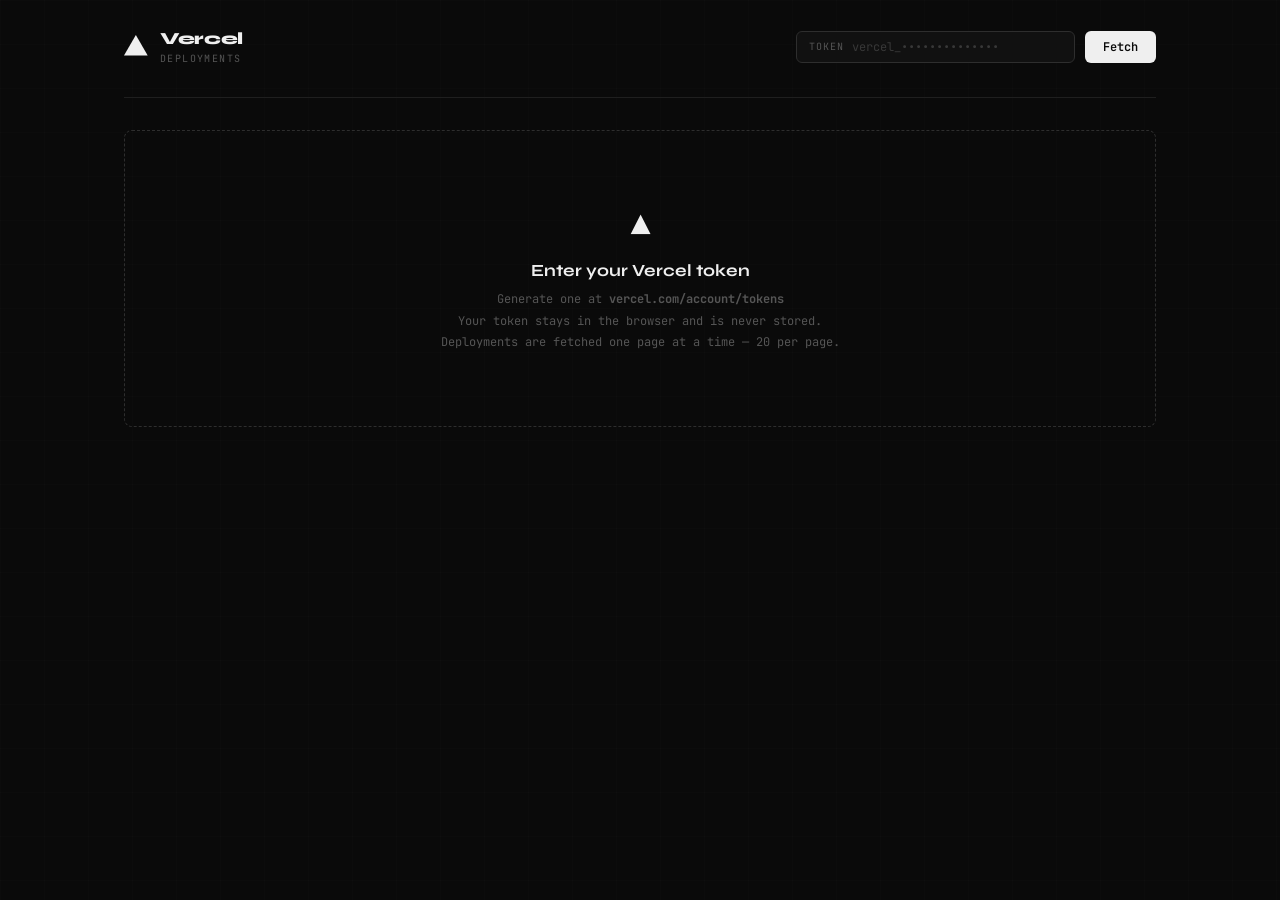
<file: vercel-depoyment.html>
<!DOCTYPE html>
<html lang="en">
<head>
  <meta charset="UTF-8" />
  <meta name="viewport" content="width=device-width, initial-scale=1.0" />
  <title>Vercel Deployments</title>
  <link href="https://fonts.googleapis.com/css2?family=JetBrains+Mono:wght@300;400;500;600&family=Syne:wght@400;600;700;800&display=swap" rel="stylesheet" />
  <style>
    :root {
      --bg: #0a0a0a;
      --surface: #111111;
      --surface2: #181818;
      --surface3: #1e1e1e;
      --border: #1f1f1f;
      --border-bright: #2e2e2e;
      --text: #efefef;
      --muted: #555;
      --green: #00e599;
      --green-dim: rgba(0,229,153,0.08);
      --yellow: #f5a623;
      --yellow-dim: rgba(245,166,35,0.08);
      --red: #ff4f4f;
      --red-dim: rgba(255,79,79,0.08);
      --blue: #4f8ef7;
      --blue-dim: rgba(79,142,247,0.08);
    }

    *, *::before, *::after { box-sizing: border-box; margin: 0; padding: 0; }

    body {
      background: var(--bg);
      color: var(--text);
      font-family: 'JetBrains Mono', monospace;
      min-height: 100vh;
      overflow-x: hidden;
    }

    body::before {
      content: '';
      position: fixed; inset: 0;
      background-image:
        linear-gradient(rgba(255,255,255,0.012) 1px, transparent 1px),
        linear-gradient(90deg, rgba(255,255,255,0.012) 1px, transparent 1px);
      background-size: 44px 44px;
      pointer-events: none; z-index: 0;
    }

    .container {
      max-width: 1080px;
      margin: 0 auto;
      padding: 0 24px 100px;
      position: relative; z-index: 1;
    }

    /* Header */
    header {
      display: flex; align-items: center; justify-content: space-between;
      padding: 28px 0 32px;
      border-bottom: 1px solid var(--border);
      margin-bottom: 32px;
      gap: 16px; flex-wrap: wrap;
    }

    .logo { display: flex; align-items: center; gap: 12px; }
    .logo svg { width: 24px; height: 24px; fill: var(--text); }
    .logo-text { font-family: 'Syne', sans-serif; font-size: 17px; font-weight: 800; letter-spacing: -0.02em; }
    .logo-sub { font-size: 10px; color: var(--muted); letter-spacing: 0.14em; text-transform: uppercase; margin-top: 3px; }

    .header-right { display: flex; align-items: center; gap: 10px; flex-wrap: wrap; }

    .token-field {
      display: flex; align-items: center; gap: 8px;
      background: var(--surface); border: 1px solid var(--border-bright);
      border-radius: 6px; padding: 7px 12px; font-size: 12px;
    }
    .token-field label { color: var(--muted); white-space: nowrap; font-size: 10px; letter-spacing: 0.1em; }
    .token-field input {
      background: transparent; border: none; outline: none;
      color: var(--text); font-family: 'JetBrains Mono', monospace;
      font-size: 12px; width: 210px;
    }
    .token-field input::placeholder { color: #383838; }

    .btn {
      background: var(--text); color: var(--bg);
      border: none; border-radius: 6px; padding: 8px 18px;
      font-family: 'JetBrains Mono', monospace; font-size: 12px; font-weight: 600;
      cursor: pointer; transition: opacity 0.15s; white-space: nowrap;
    }
    .btn:hover { opacity: 0.82; }
    .btn:disabled { opacity: 0.35; cursor: not-allowed; }

    /* Stats Bar */
    .stats-bar {
      display: grid; grid-template-columns: repeat(4,1fr);
      gap: 1px; background: var(--border);
      border: 1px solid var(--border); border-radius: 8px;
      overflow: hidden; margin-bottom: 28px;
    }
    .stat { background: var(--surface); padding: 18px 22px; display: flex; flex-direction: column; gap: 5px; }
    .stat-value { font-family: 'Syne', sans-serif; font-size: 26px; font-weight: 800; letter-spacing: -0.03em; line-height: 1; }
    .stat-label { font-size: 9px; color: var(--muted); letter-spacing: 0.14em; text-transform: uppercase; }

    /* Controls */
    .controls { display: flex; align-items: center; gap: 10px; margin-bottom: 24px; flex-wrap: wrap; }
    .search-wrap { position: relative; flex: 1; min-width: 180px; }
    .search-wrap input {
      width: 100%; background: var(--surface); border: 1px solid var(--border-bright);
      border-radius: 6px; padding: 8px 12px 8px 34px;
      color: var(--text); font-family: 'JetBrains Mono', monospace;
      font-size: 12px; outline: none; transition: border-color 0.2s;
    }
    .search-wrap input:focus { border-color: #444; }
    .search-wrap input::placeholder { color: #383838; }
    .search-icon {
      position: absolute; left: 10px; top: 50%; transform: translateY(-50%);
      color: var(--muted); font-size: 14px; pointer-events: none;
    }

    .filter-btn {
      background: var(--surface); border: 1px solid var(--border-bright);
      border-radius: 6px; padding: 8px 13px;
      color: var(--muted); font-family: 'JetBrains Mono', monospace;
      font-size: 11px; cursor: pointer; transition: all 0.15s; letter-spacing: 0.05em;
    }
    .filter-btn:hover, .filter-btn.active { border-color: #555; color: var(--text); }
    .filter-btn.active { background: var(--surface2); }

    /* Commit Group */
    .commit-group { margin-bottom: 18px; animation: groupIn 0.3s ease both; }
    @keyframes groupIn { from { opacity: 0; transform: translateY(8px); } to { opacity: 1; transform: translateY(0); } }

    .commit-header {
      display: flex; align-items: flex-start; gap: 12px;
      padding: 13px 16px;
      background: var(--surface2);
      border: 1px solid var(--border-bright);
      border-radius: 8px 8px 0 0; border-bottom: none;
    }

    .commit-dot {
      width: 8px; height: 8px; border-radius: 50%;
      background: var(--border-bright);
      margin-top: 6px; flex-shrink: 0;
    }

    .commit-info { flex: 1; min-width: 0; }

    .commit-message {
      font-family: 'Syne', sans-serif; font-size: 13px; font-weight: 700;
      color: var(--text);
      white-space: nowrap; overflow: hidden; text-overflow: ellipsis; max-width: 680px;
    }

    .commit-meta { display: flex; align-items: center; gap: 8px; margin-top: 6px; flex-wrap: wrap; }

    .commit-sha { font-size: 10px; color: var(--muted); font-family: 'JetBrains Mono', monospace; }
    .commit-sha span { color: #666; }

    .commit-branch {
      display: inline-flex; align-items: center; gap: 4px;
      background: var(--surface3); border: 1px solid var(--border-bright);
      border-radius: 4px; padding: 2px 8px; font-size: 10px; color: var(--muted);
    }

    .commit-time { font-size: 10px; color: var(--muted); }

    .deploy-count {
      font-size: 10px; color: var(--muted);
      background: var(--surface3); border: 1px solid var(--border-bright);
      border-radius: 100px; padding: 1px 8px;
    }

    /* Table inside commit group */
    .group-table-wrap {
      border: 1px solid var(--border-bright);
      border-radius: 0 0 8px 8px; overflow: hidden;
    }

    table { width: 100%; border-collapse: collapse; }

    thead tr { background: var(--surface); border-bottom: 1px solid var(--border-bright); }
    th {
      text-align: left; padding: 9px 16px;
      font-size: 10px; color: var(--muted);
      letter-spacing: 0.12em; text-transform: uppercase; font-weight: 400; white-space: nowrap;
    }

    tbody tr { border-bottom: 1px solid var(--border); transition: background 0.1s; }
    tbody tr:last-child { border-bottom: none; }
    tbody tr:hover { background: var(--surface2); }

    td { padding: 11px 16px; font-size: 12px; vertical-align: middle; }

    .project-name { font-family: 'Syne', sans-serif; font-weight: 600; font-size: 13px; color: var(--text); }

    .url-link { color: var(--muted); text-decoration: none; font-size: 11px; transition: color 0.15s; }
    .url-link:hover { color: var(--text); text-decoration: underline; }

    .badge {
      display: inline-flex; align-items: center; gap: 5px;
      padding: 3px 9px; border-radius: 100px;
      font-size: 10px; font-weight: 500; letter-spacing: 0.04em;
    }
    .badge::before { content: ''; width: 5px; height: 5px; border-radius: 50%; flex-shrink: 0; }
    .badge-ready    { background: var(--green-dim); color: var(--green); }
    .badge-ready::before { background: var(--green); box-shadow: 0 0 5px var(--green); }
    .badge-building { background: var(--yellow-dim); color: var(--yellow); }
    .badge-building::before { background: var(--yellow); animation: pulse 1s infinite; }
    .badge-error    { background: var(--red-dim); color: var(--red); }
    .badge-error::before { background: var(--red); }
    .badge-queued   { background: var(--blue-dim); color: var(--blue); }
    .badge-queued::before { background: var(--blue); }
    @keyframes pulse { 0%,100%{opacity:1}50%{opacity:.35} }

    .env-tag {
      background: var(--surface3); border: 1px solid var(--border-bright);
      border-radius: 3px; padding: 1px 7px;
      font-size: 10px; color: var(--muted); text-transform: uppercase; letter-spacing: 0.07em;
    }

    .time-ago { color: var(--muted); font-size: 11px; }

    /* Cancel buttons */
    .cancel-btn {
      display: inline-flex; align-items: center; gap: 5px;
      background: transparent;
      border: 1px solid #3a1a1a;
      border-radius: 5px; padding: 3px 10px;
      color: #884444; font-family: 'JetBrains Mono', monospace;
      font-size: 10px; letter-spacing: 0.04em;
      cursor: pointer; transition: all 0.15s; white-space: nowrap;
    }
    .cancel-btn:hover:not(:disabled) {
      border-color: var(--red); color: var(--red);
      background: var(--red-dim);
    }
    .cancel-btn:disabled { opacity: 0.3; cursor: not-allowed; }
    .cancel-btn.canceling {
      border-color: #553333; color: #553333; cursor: wait;
    }
    .cancel-btn.done {
      border-color: #2a2a2a; color: var(--muted); cursor: default;
    }

    /* Group cancel lives in header right side */
    .commit-header-actions { display: flex; align-items: center; gap: 8px; flex-shrink: 0; margin-left: auto; padding-left: 12px; }

    /* Confirm overlay */
    .confirm-overlay {
      position: fixed; inset: 0; background: rgba(0,0,0,0.7);
      display: flex; align-items: center; justify-content: center;
      z-index: 9999; animation: fadeIn 0.15s ease;
    }
    @keyframes fadeIn { from{opacity:0} to{opacity:1} }
    .confirm-box {
      background: var(--surface2); border: 1px solid var(--border-bright);
      border-radius: 10px; padding: 28px 32px; max-width: 380px; width: 90%;
      animation: slideUp 0.18s ease;
    }
    @keyframes slideUp { from{transform:translateY(12px);opacity:0} to{transform:translateY(0);opacity:1} }
    .confirm-title { font-family: 'Syne', sans-serif; font-size: 15px; font-weight: 700; margin-bottom: 8px; }
    .confirm-sub { font-size: 11px; color: var(--muted); line-height: 1.7; margin-bottom: 20px; }
    .confirm-actions { display: flex; gap: 8px; justify-content: flex-end; }
    .confirm-no {
      background: transparent; border: 1px solid var(--border-bright);
      border-radius: 5px; padding: 7px 16px;
      color: var(--muted); font-family: 'JetBrains Mono', monospace;
      font-size: 11px; cursor: pointer; transition: all 0.15s;
    }
    .confirm-no:hover { border-color: #555; color: var(--text); }
    .confirm-yes {
      background: var(--red-dim); border: 1px solid var(--red);
      border-radius: 5px; padding: 7px 16px;
      color: var(--red); font-family: 'JetBrains Mono', monospace;
      font-size: 11px; font-weight: 600; cursor: pointer; transition: all 0.15s;
    }
    .confirm-yes:hover { background: rgba(255,79,79,0.18); }

    /* State boxes */
    .state-box {
      text-align: center; padding: 72px 24px;
      border: 1px dashed var(--border-bright); border-radius: 8px;
    }
    .state-box .icon { font-size: 32px; margin-bottom: 14px; }
    .state-box .title { font-family: 'Syne', sans-serif; font-size: 17px; font-weight: 700; margin-bottom: 8px; }
    .state-box .sub { font-size: 12px; color: var(--muted); line-height: 1.8; }

    .spinner {
      display: inline-block; width: 16px; height: 16px;
      border: 2px solid var(--border-bright); border-top-color: var(--text);
      border-radius: 50%; animation: spin 0.65s linear infinite;
      vertical-align: middle; margin-right: 6px;
    }
    @keyframes spin { to { transform: rotate(360deg); } }

    /* Pager */
    .pager {
      display: flex; align-items: center; justify-content: space-between;
      padding: 20px 0 0; font-size: 11px; color: var(--muted);
    }
    .page-btns { display: flex; gap: 6px; }
    .page-btn {
      background: var(--surface); border: 1px solid var(--border-bright);
      border-radius: 5px; padding: 6px 14px;
      color: var(--muted); font-family: 'JetBrains Mono', monospace;
      font-size: 11px; cursor: pointer; transition: all 0.15s;
    }
    .page-btn:hover:not(:disabled) { border-color: #555; color: var(--text); }
    .page-btn:disabled { opacity: 0.3; cursor: not-allowed; }

    .page-dots { display: flex; gap: 5px; align-items: center; }
    .page-dot {
      width: 6px; height: 6px; border-radius: 50%;
      background: var(--border-bright); cursor: pointer; transition: background 0.15s;
    }
    .page-dot.active { background: var(--text); }
    .page-dot:hover { background: #555; }

    /* Toast */
    #toast {
      position: fixed; bottom: 22px; right: 22px;
      background: var(--surface); border: 1px solid var(--border-bright);
      border-radius: 7px; padding: 11px 16px;
      font-size: 12px; color: var(--text);
      z-index: 999; opacity: 0; transform: translateY(8px);
      transition: all 0.22s; pointer-events: none;
    }
    #toast.show { opacity: 1; transform: translateY(0); }
    #toast.err  { border-color: var(--red); color: var(--red); }

    @media (max-width: 680px) {
      .stats-bar { grid-template-columns: repeat(2,1fr); }
      .token-field input { width: 140px; }
      th:nth-child(4), td:nth-child(4) { display: none; }
    }
  </style>
</head>
<body>
<div class="container">

  <!-- Header -->
  <header>
    <div class="logo">
      <svg viewBox="0 0 76 76" xmlns="http://www.w3.org/2000/svg"><path d="M37.5274 0L75.0548 65H0L37.5274 0Z"/></svg>
      <div>
        <div class="logo-text">Vercel</div>
        <div class="logo-sub">Deployments</div>
      </div>
    </div>
    <div class="header-right">
      <div class="token-field">
        <label>TOKEN</label>
        <input id="tokenInput" type="password" placeholder="vercel_••••••••••••••" autocomplete="off" />
      </div>
      <button class="btn" id="fetchBtn" onclick="startFresh()">Fetch</button>
    </div>
  </header>

  <!-- Stats -->
  <div class="stats-bar" id="statsBar" style="display:none">
    <div class="stat">
      <div class="stat-value" id="statTotal">—</div>
      <div class="stat-label">This page</div>
    </div>
    <div class="stat">
      <div class="stat-value" style="color:var(--green)" id="statReady">—</div>
      <div class="stat-label">Ready</div>
    </div>
    <div class="stat">
      <div class="stat-value" style="color:var(--yellow)" id="statBuilding">—</div>
      <div class="stat-label">Building</div>
    </div>
    <div class="stat">
      <div class="stat-value" style="color:var(--red)" id="statError">—</div>
      <div class="stat-label">Error</div>
    </div>
  </div>

  <!-- Controls -->
  <div class="controls" id="controls" style="display:none">
    <div class="search-wrap">
      <span class="search-icon">⌕</span>
      <input id="searchInput" type="text" placeholder="Search project, URL or branch…" />
    </div>
    <button class="filter-btn active" data-filter="ALL"      onclick="setFilter(this)">All</button>
    <button class="filter-btn"        data-filter="READY"    onclick="setFilter(this)">Ready</button>
    <button class="filter-btn"        data-filter="BUILDING" onclick="setFilter(this)">Building</button>
    <button class="filter-btn"        data-filter="ERROR"    onclick="setFilter(this)">Error</button>
    <button class="filter-btn"        data-filter="QUEUED"   onclick="setFilter(this)">Queued</button>
  </div>

  <!-- Main area -->
  <div id="mainArea">
    <div class="state-box">
      <div class="icon">▲</div>
      <div class="title">Enter your Vercel token</div>
      <div class="sub">
        Generate one at <strong>vercel.com/account/tokens</strong><br/>
        Your token stays in the browser and is never stored.<br/>
        Deployments are fetched one page at a time — 20 per page.
      </div>
    </div>
  </div>

  <!-- Pager -->
  <div class="pager" id="pager" style="display:none">
    <span id="pageInfo"></span>
    <div style="display:flex;align-items:center;gap:12px">
      <div class="page-dots" id="pageDots"></div>
      <div class="page-btns">
        <button class="page-btn" id="prevBtn" onclick="goPage(currentPage-1)">← Prev</button>
        <button class="page-btn" id="nextBtn" onclick="goPage(currentPage+1)">Next →</button>
      </div>
    </div>
  </div>

</div>
<div id="toast"></div>

<script>
// ── Config ────────────────────────────────────────────────────
const PAGE_SIZE = 20;
const MAX_DOTS  = 8;

// ── State ─────────────────────────────────────────────────────
let token         = '';
let currentPage   = 1;
let totalFetched  = 0;
let hasMore       = true;
let currentFilter = 'ALL';
let searchQ       = '';

// cache[pageNumber] = { deployments: [], nextCursor: string|null }
const cache = {};

// ── Entry ─────────────────────────────────────────────────────
async function startFresh() {
  token = document.getElementById('tokenInput').value.trim();
  if (!token) { showToast('Paste your Vercel API token first.', true); return; }
  Object.keys(cache).forEach(k => delete cache[k]);
  currentPage = 1; totalFetched = 0; hasMore = true;
  document.getElementById('statsBar').style.display = 'grid';
  document.getElementById('controls').style.display = 'flex';
  await goPage(1);
}

// ── Navigation ────────────────────────────────────────────────
async function goPage(n) {
  if (n < 1) return;
  // Can only advance to a page we have the cursor for
  if (n > 1 && !cache[n - 1]) return;
  // Don't go beyond if we know there's no more
  if (!hasMore && !cache[n]) return;
  currentPage = n;
  await loadPage(n);
}

// ── Fetch exactly one page ────────────────────────────────────
async function loadPage(n) {
  const btn = document.getElementById('fetchBtn');
  btn.disabled = true; btn.textContent = 'Loading…';
  setMain(`<div class="state-box">
    <div class="icon"><span class="spinner"></span></div>
    <div class="title">Loading page ${n}…</div>
    <div class="sub">Fetching up to ${PAGE_SIZE} deployments</div>
  </div>`);

  try {
    if (!cache[n]) {
      // Build URL: page 1 = fresh, page N = use cursor stored from page N-1
      let url = `https://api.vercel.com/v6/deployments?limit=${PAGE_SIZE}`;
      if (n > 1 && cache[n - 1]?.nextCursor) {
        url += `&until=${cache[n - 1].nextCursor}`;
      }

      const res = await fetch(url, { headers: { Authorization: `Bearer ${token}` } });
      if (!res.ok) {
        const err = await res.json().catch(() => ({}));
        throw new Error(err.error?.message || `HTTP ${res.status}`);
      }
      const data = await res.json();
      const deployments = data.deployments || [];
      const nextCursor  = data.pagination?.next || null;

      hasMore = !!(nextCursor && deployments.length >= PAGE_SIZE);
      cache[n] = { deployments, nextCursor };
      totalFetched = Math.max(totalFetched, (n - 1) * PAGE_SIZE + deployments.length);
    }

    const { deployments } = cache[n];
    updateStats(deployments);
    renderGroups(deployments);
    updatePager();
    showToast(`Page ${n} · ${cache[n].deployments.length} deployments`);
  } catch (e) {
    setMain(`<div class="state-box"><div class="icon">✕</div>
      <div class="title">Failed to fetch</div>
      <div class="sub">${esc(e.message)}<br/><br/>Check your token and try again.</div></div>`);
    showToast(e.message, true);
  }

  btn.disabled = false; btn.textContent = 'Fetch';
}

// ── Render: group by commit SHA ───────────────────────────────
function renderGroups(deployments) {
  // Apply local filter + search on this page's data
  const q = searchQ.toLowerCase();
  const filtered = deployments.filter(d => {
    const stateOk = currentFilter === 'ALL' || d.state === currentFilter;
    const msg = d.meta?.githubCommitMessage || d.meta?.gitlabCommitMessage || '';
    const searchOk = !q || [d.name, d.url, msg, d.meta?.githubCommitRef, d.meta?.branchAlias]
      .filter(Boolean).some(v => v.toLowerCase().includes(q));
    return stateOk && searchOk;
  });

  if (filtered.length === 0) {
    setMain('<div class="state-box"><div class="icon">○</div><div class="title">No deployments match</div><div class="sub">Adjust filters or search, or try another page.</div></div>');
    return;
  }

  // Build ordered groups by commit key
  const order = [];
  const map   = new Map();

  filtered.forEach(d => {
    const sha = d.meta?.githubCommitSha
             || d.meta?.gitlabCommitSha
             || d.meta?.bitbucketCommitSha
             || null;

    // Fallback key: group by project + commit message, otherwise by uid
    const key = sha
      || (d.meta?.githubCommitMessage
          ? `msg::${d.name}::${d.meta.githubCommitMessage}`
          : `uid::${d.uid}`);

    if (!map.has(key)) {
      map.set(key, {
        sha,
        short: sha ? sha.slice(0, 7) : null,
        message: d.meta?.githubCommitMessage
               || d.meta?.gitlabCommitMessage
               || d.meta?.bitbucketCommitMessage
               || '(no commit message)',
        branch:  d.meta?.githubCommitRef
               || d.meta?.branchAlias
               || d.gitSource?.branch
               || 'main',
        author:  d.meta?.githubCommitAuthorName
               || d.meta?.gitlabCommitAuthorName
               || '',
        createdAt: d.createdAt,
        items: [],
      });
      order.push(key);
    }
    map.get(key).items.push(d);
  });

  let html = '';
  order.forEach((key, gi) => {
    const g = map.get(key);

    const cancellable = g.items.filter(d => d.state === 'BUILDING' || d.state === 'QUEUED');

    const rows = g.items.map(d => {
      const canCancel = d.state === 'BUILDING' || d.state === 'QUEUED';
      const cancelCell = canCancel
        ? `<button class="cancel-btn" id="cbtn-${d.uid}" data-uid="${d.uid}" data-name="${esc(d.name)}">✕ Cancel</button>`
        : `<span style="font-size:10px;color:var(--border-bright)">—</span>`;
      return `
      <tr id="row-${d.uid}">
        <td><span class="project-name">${esc(d.name)}</span></td>
        <td id="status-${d.uid}">${statusBadge(d.state)}</td>
        <td><a class="url-link" href="https://${esc(d.url)}" target="_blank" rel="noopener">${esc(d.url)}</a></td>
        <td><span class="env-tag">${esc(d.target || 'preview')}</span></td>
        <td class="time-ago">${timeAgo(d.createdAt)}</td>
        <td>${cancelCell}</td>
      </tr>`;
    }).join('');

    const groupCancelPlaceholder = cancellable.length > 0
      ? `<button class="cancel-btn" data-group-key="${gi}">✕ Cancel all (${cancellable.length})</button>`
      : '';

    html += `
      <div class="commit-group" style="animation-delay:${gi * 45}ms">
        <div class="commit-header">
          <div class="commit-dot"></div>
          <div class="commit-info">
            <div class="commit-message">${esc(g.message)}</div>
            <div class="commit-meta">
              ${g.short ? `<span class="commit-sha"><span>${g.short}</span></span>` : ''}
              <span class="commit-branch">⎇ ${esc(g.branch)}</span>
              ${g.author ? `<span class="commit-time">${esc(g.author)}</span>` : ''}
              <span class="commit-time">${timeAgo(g.createdAt)}</span>
              <span class="deploy-count">${g.items.length} deployment${g.items.length > 1 ? 's' : ''}</span>
            </div>
          </div>
          <div class="commit-header-actions">${groupCancelPlaceholder}</div>
        </div>
        <div class="group-table-wrap">
          <table>
            <thead><tr>
              <th>Project</th><th>Status</th><th>URL</th><th>Env</th><th>Age</th><th>Action</th>
            </tr></thead>
            <tbody>${rows}</tbody>
          </table>
        </div>
      </div>`;
  });

  setMain(html);

  // Wire up all cancel buttons via addEventListener (avoids onclick/JSON quoting issues)
  // Per-deployment cancel buttons
  document.querySelectorAll('.cancel-btn[data-uid]').forEach(btn => {
    const uid  = btn.dataset.uid;
    const name = btn.dataset.name || uid;
    const k = regCancel([uid], `Cancel deployment of <strong>${name}</strong>?`);
    btn.addEventListener('click', () => confirmCancel(k));
  });

  // Group-level cancel buttons
  document.querySelectorAll('.cancel-btn[data-group-key]').forEach(btn => {
    // Find sibling row buttons in this group to gather uids
    const groupEl = btn.closest('.commit-group');
    const rowBtns = groupEl ? groupEl.querySelectorAll('tbody .cancel-btn[data-uid]') : [];
    const uids = Array.from(rowBtns).map(b => b.dataset.uid).filter(Boolean);
    if (uids.length > 0) {
      const k = regCancel(uids, `Cancel all ${uids.length} active deployment${uids.length > 1 ? 's' : ''} in this commit?`);
      btn.addEventListener('click', () => confirmCancel(k));
    }
  });
}

// ── Stats (for current page) ──────────────────────────────────
function updateStats(deployments) {
  const c = s => deployments.filter(d => d.state === s).length;
  document.getElementById('statTotal').textContent    = deployments.length;
  document.getElementById('statReady').textContent    = c('READY');
  document.getElementById('statBuilding').textContent = c('BUILDING');
  document.getElementById('statError').textContent    = c('ERROR');
}

// ── Pager UI ──────────────────────────────────────────────────
function updatePager() {
  document.getElementById('pager').style.display = 'flex';

  const knownPages = Object.keys(cache).filter(k => /^\d+$/.test(k)).length;
  const showNext   = hasMore || !!cache[currentPage]?.nextCursor;

  document.getElementById('prevBtn').disabled = currentPage <= 1;
  document.getElementById('nextBtn').disabled = !showNext;

  const total = hasMore ? `${totalFetched}+` : totalFetched;
  document.getElementById('pageInfo').textContent =
    `Page ${currentPage}${knownPages > 1 ? ' of ' + (hasMore ? knownPages + '+' : knownPages) : ''} · ${total} total`;

  // Dots
  const visibleDots = Math.min(knownPages + (hasMore ? 1 : 0), MAX_DOTS);
  document.getElementById('pageDots').innerHTML = Array.from({ length: visibleDots }, (_, i) => {
    const p = i + 1;
    const reachable = !!cache[p] || (p === currentPage + 1 && showNext);
    return `<div class="page-dot${p === currentPage ? ' active' : ''}"
      style="${!reachable ? 'opacity:0.35;cursor:default' : ''}"
      onclick="${reachable ? `goPage(${p})` : ''}"
      title="Page ${p}"></div>`;
  }).join('');
}

// ── Filter / Search ───────────────────────────────────────────
function setFilter(el) {
  document.querySelectorAll('.filter-btn').forEach(b => b.classList.remove('active'));
  el.classList.add('active');
  currentFilter = el.dataset.filter;
  if (cache[currentPage]) renderGroups(cache[currentPage].deployments);
}

// ── Cancel registry: avoids JSON inside onclick attrs ─────────
// Maps integer key → { uids, label }
const cancelRegistry = new Map();
let _cancelKey = 0;
function regCancel(uids, label) {
  const k = ++_cancelKey;
  cancelRegistry.set(k, { uids, label });
  return k;
}

// ── Cancel: confirm dialog ────────────────────────────────────
function confirmCancel(registryKey) {
  const entry = cancelRegistry.get(registryKey);
  if (!entry) return;
  const { uids, label } = entry;

  const overlay = document.createElement('div');
  overlay.className = 'confirm-overlay';

  const yesKey = regCancel(uids, label); // re-register so the yes-btn has its own key

  const box = document.createElement('div');
  box.className = 'confirm-box';
  box.innerHTML = `
    <div class="confirm-title">Cancel deployment${uids.length > 1 ? 's' : ''}?</div>
    <div class="confirm-sub">${label}<br/>This action cannot be undone.</div>
    <div class="confirm-actions">
      <button class="confirm-no">Keep running</button>
      <button class="confirm-yes">✕ Yes, cancel${uids.length > 1 ? ' all' : ''}</button>
    </div>`;

  box.querySelector('.confirm-no').addEventListener('click', () => overlay.remove());
  box.querySelector('.confirm-yes').addEventListener('click', () => {
    overlay.remove();
    cancelDeployments(uids);
  });

  overlay.appendChild(box);
  document.body.appendChild(overlay);
  overlay.addEventListener('click', e => { if (e.target === overlay) overlay.remove(); });
}

async function cancelDeployments(uids) {
  // Disable all involved buttons immediately
  uids.forEach(uid => {
    const btn = document.getElementById(`cbtn-${uid}`);
    if (btn) { btn.disabled = true; btn.classList.add('canceling'); btn.textContent = '⏳ Canceling…'; }
  });

  const results = await Promise.allSettled(
    uids.map(uid =>
      fetch(`https://api.vercel.com/v12/deployments/${uid}/cancel`, {
        method: 'PATCH',
        headers: { Authorization: `Bearer ${token}` },
      }).then(async r => {
        if (!r.ok) { const e = await r.json().catch(() => ({})); throw new Error(e?.error?.message || `HTTP ${r.status}`); }
        return uid;
      })
    )
  );

  let ok = 0, fail = 0;
  results.forEach((r, i) => {
    const uid = uids[i];
    const btn      = document.getElementById(`cbtn-${uid}`);
    const statusEl = document.getElementById(`status-${uid}`);
    if (r.status === 'fulfilled') {
      ok++;
      if (btn)      { btn.classList.remove('canceling'); btn.classList.add('done'); btn.textContent = '✓ Canceled'; }
      if (statusEl) { statusEl.innerHTML = statusBadge('CANCELED'); }
      if (cache[currentPage]) {
        const d = cache[currentPage].deployments.find(x => x.uid === uid);
        if (d) d.state = 'CANCELED';
      }
    } else {
      fail++;
      if (btn) { btn.disabled = false; btn.classList.remove('canceling'); btn.textContent = '✕ Cancel'; }
    }
  });

  if (ok > 0 && fail === 0) showToast(`Canceled ${ok} deployment${ok > 1 ? 's' : ''} ✓`);
  else if (ok > 0)           showToast(`${ok} canceled, ${fail} failed`, true);
  else                       showToast(`Failed to cancel ${fail} deployment${fail > 1 ? 's' : ''}`, true);

  updateGroupCancelButtons();
}

function updateGroupCancelButtons() {
  document.querySelectorAll('.commit-group').forEach(groupEl => {
    const actionsEl = groupEl.querySelector('.commit-header-actions');
    if (!actionsEl) return;
    // Collect active uids from row-level buttons that are still cancellable
    const rowBtns = groupEl.querySelectorAll('tbody .cancel-btn:not(.done):not(:disabled)');
    const uids = Array.from(rowBtns).map(b => b.dataset.uid).filter(Boolean);
    if (uids.length > 0) {
      const k = regCancel(uids, `Cancel all ${uids.length} active deployment${uids.length > 1 ? 's' : ''} in this commit?`);
      const newBtn = document.createElement('button');
      newBtn.className = 'cancel-btn';
      newBtn.title = 'Cancel all active deployments in this commit';
      newBtn.textContent = `✕ Cancel all (${uids.length})`;
      newBtn.addEventListener('click', () => confirmCancel(k));
      actionsEl.replaceChildren(newBtn);
    } else {
      actionsEl.replaceChildren();
    }
  });
}

// ── Helpers ───────────────────────────────────────────────────
function statusBadge(state) {
  const m = { READY:['badge-ready','Ready'], BUILDING:['badge-building','Building'],
              ERROR:['badge-error','Error'], QUEUED:['badge-queued','Queued'],
              CANCELED:['badge-error','Canceled'] };
  const [cls, label] = m[state] || ['badge-queued', state];
  return `<span class="badge ${cls}">${label}</span>`;
}

function timeAgo(ms) {
  if (!ms) return '—';
  const diff = Date.now() - ms, s = Math.floor(diff/1000);
  if (s < 60)  return `${s}s ago`;
  const m = Math.floor(s/60);
  if (m < 60)  return `${m}m ago`;
  const h = Math.floor(m/60);
  if (h < 24)  return `${h}h ago`;
  const d = Math.floor(h/24);
  if (d < 30)  return `${d}d ago`;
  return new Date(ms).toLocaleDateString();
}

function esc(str = '') {
  return String(str).replace(/&/g,'&amp;').replace(/</g,'&lt;')
    .replace(/>/g,'&gt;').replace(/"/g,'&quot;');
}

function setMain(html) { document.getElementById('mainArea').innerHTML = html; }

let _toast;
function showToast(msg, err = false) {
  const t = document.getElementById('toast');
  t.textContent = msg; t.className = err ? 'show err' : 'show';
  clearTimeout(_toast); _toast = setTimeout(() => t.className = '', 2800);
}

// ── Init ──────────────────────────────────────────────────────
document.addEventListener('DOMContentLoaded', () => {
  document.getElementById('tokenInput').addEventListener('keydown', e => {
    if (e.key === 'Enter') startFresh();
  });
  let _sb;
  document.getElementById('searchInput').addEventListener('input', e => {
    searchQ = e.target.value;
    clearTimeout(_sb);
    _sb = setTimeout(() => {
      if (cache[currentPage]) renderGroups(cache[currentPage].deployments);
    }, 200);
  });
});
</script>
</body>
</html>
</file>
<file: calendar-planner/styles.css>
/* ---------- design tokens ---------- */

:root {
  --bg: #f5f6f8;
  --panel: #ffffff;
  --border: #d9dce1;
  --text: #22262b;
  --muted: #7a828c;

  --c-off: #e2e5ea;
  --c-off-text: #4a5058;
  --c-holiday: #ffd8a8;
  --c-holiday-text: #7a4a00;
  --c-leave: #ffc9c9;
  --c-leave-text: #8a1c1c;
  --c-wfh: #c3e0ff;
  --c-wfh-text: #0b4a86;
  --c-office: #c6f0d2;
  --c-office-text: #14632f;

  --accent: #3b82f6;
  --bulk: #7c3aed;
  --note: #f08c00;
}

/* ---------- base ---------- */

* { box-sizing: border-box; }

body {
  margin: 0;
  padding: 24px 16px 48px;
  font-family: -apple-system, BlinkMacSystemFont, "Segoe UI", Roboto, Helvetica, Arial, sans-serif;
  background: var(--bg);
  color: var(--text);
}

.wrap { max-width: 1000px; margin: 0 auto; }

h1 {
  font-size: 20px;
  font-weight: 600;
  margin: 0 0 16px;
}

/* ---------- toolbar ---------- */

.toolbar {
  display: flex;
  flex-wrap: wrap;
  gap: 8px;
  align-items: center;
  margin-bottom: 16px;
}

.toolbar .lbl {
  font-size: 14px;
  color: var(--muted);
}

select, button {
  font: inherit;
  font-size: 14px;
  padding: 7px 10px;
  border: 1px solid var(--border);
  border-radius: 6px;
  background: var(--panel);
  color: var(--text);
  cursor: pointer;
}

select:focus-visible, button:focus-visible, .day:focus-visible {
  outline: 2px solid var(--accent);
  outline-offset: 2px;
}

button:hover { background: #eef0f3; }

.spacer { flex: 1 1 auto; }

.hint {
  font-size: 13px;
  color: var(--muted);
  margin-bottom: 12px;
}

/* ---------- calendar grid ---------- */

.calendar {
  background: var(--panel);
  border: 1px solid var(--border);
  border-radius: 10px;
  padding: 12px;
}

.weekdays, .grid {
  display: grid;
  grid-template-columns: repeat(7, 1fr);
  gap: 6px;
}

.weekdays { margin-bottom: 6px; }

.weekdays span {
  text-align: center;
  font-size: 12px;
  font-weight: 600;
  text-transform: uppercase;
  letter-spacing: .04em;
  color: var(--muted);
  padding: 4px 0;
}

.day {
  position: relative;
  min-height: 74px;
  border: 1px solid var(--border);
  border-radius: 8px;
  background: var(--panel);
  padding: 6px 8px;
  text-align: left;
  font: inherit;
  cursor: context-menu;
  display: flex;
  flex-direction: column;
  gap: 4px;
}

.day.empty {
  border: 1px dashed #e6e8ec;
  background: transparent;
  cursor: default;
}

.day .num { font-size: 14px; font-weight: 600; }

.day .tag {
  margin-top: auto;
  font-size: 11px;
  font-weight: 600;
  letter-spacing: .02em;
}

.day.today { box-shadow: inset 0 0 0 2px var(--accent); }

.day.weekend .num { color: var(--muted); }

/* ---------- status colours ---------- */

.day[data-status="off"]     { background: var(--c-off);     border-color: #cdd2d9; }
.day[data-status="holiday"] { background: var(--c-holiday); border-color: #f0c07e; }
.day[data-status="leave"]   { background: var(--c-leave);   border-color: #f3a9a9; }
.day[data-status="wfh"]     { background: var(--c-wfh);     border-color: #9fc9f2; }
.day[data-status="office"]  { background: var(--c-office);  border-color: #9bdcb1; }

.day[data-status="off"]     .tag { color: var(--c-off-text); }
.day[data-status="holiday"] .tag { color: var(--c-holiday-text); }
.day[data-status="leave"]   .tag { color: var(--c-leave-text); }
.day[data-status="wfh"]     .tag { color: var(--c-wfh-text); }
.day[data-status="office"]  .tag { color: var(--c-office-text); }

/* ---------- notes ---------- */

.day .note {
  font-size: 10px;
  line-height: 1.25;
  color: #3f4650;
  display: -webkit-box;
  -webkit-line-clamp: 2;
  -webkit-box-orient: vertical;
  overflow: hidden;
  word-break: break-word;
}

.day .dot {
  position: absolute;
  top: 6px; right: 6px;
  width: 6px; height: 6px;
  border-radius: 50%;
  background: var(--note);
  box-shadow: 0 0 0 1.5px rgba(255,255,255,.9);
}

/* ---------- bulk selection ---------- */

.day.sel { border-color: var(--bulk); box-shadow: inset 0 0 0 2px var(--bulk); }
.day.today.sel { box-shadow: inset 0 0 0 2px var(--bulk), inset 0 0 0 4px rgba(59,130,246,.4); }

body.bulk .day { cursor: pointer; }
body.bulk .day.empty { cursor: default; }

#bulk[aria-pressed="true"] {
  background: var(--bulk);
  border-color: var(--bulk);
  color: #fff;
}
#bulk[aria-pressed="true"]:hover { background: #6d28d9; }

.selbar {
  display: none;
  flex-wrap: wrap;
  gap: 8px;
  align-items: center;
  margin-top: 12px;
  padding: 10px 12px;
  background: #f4efff;
  border: 1px solid #d9c9f8;
  border-radius: 8px;
}
.selbar.show { display: flex; }

.selbar .cnt { font-size: 14px; font-weight: 600; white-space: nowrap; }
.selbar button { font-size: 13px; padding: 6px 9px; }
.selbar button:disabled { opacity: .5; cursor: default; }
.selbar button:disabled:hover { background: var(--panel); }
.selbar .grp { display: flex; gap: 6px; flex-wrap: wrap; }
.selbar .sep { width: 1px; height: 22px; background: #d9c9f8; }
.selbar .sw {
  display: inline-block;
  width: 11px; height: 11px;
  border-radius: 3px;
  border: 1px solid rgba(0,0,0,.18);
  margin-right: 6px;
  vertical-align: -1px;
}

/* ---------- context menu ---------- */

#menu {
  position: absolute;
  z-index: 50;
  min-width: 168px;
  background: var(--panel);
  border: 1px solid var(--border);
  border-radius: 8px;
  box-shadow: 0 8px 24px rgba(0,0,0,.14);
  padding: 5px;
  display: none;
}
#menu.open { display: block; }

#menu .mi {
  display: flex;
  align-items: center;
  gap: 9px;
  width: 100%;
  border: 0;
  background: transparent;
  border-radius: 6px;
  padding: 8px 9px;
  font-size: 14px;
  text-align: left;
}
#menu .mi:hover, #menu .mi:focus { background: #eef0f3; }

#menu .sw {
  width: 13px; height: 13px;
  border-radius: 3px;
  border: 1px solid rgba(0,0,0,.18);
  flex: 0 0 auto;
}

#menu hr { border: 0; border-top: 1px solid var(--border); margin: 5px 3px; }

#menu .mhead {
  font-size: 11px;
  font-weight: 600;
  text-transform: uppercase;
  letter-spacing: .04em;
  color: var(--muted);
  padding: 6px 9px 7px;
}

#menu .note-wrap { width: 252px; padding: 2px 6px 6px; }

#menu textarea {
  width: 100%;
  min-height: 76px;
  resize: vertical;
  font: inherit;
  font-size: 13px;
  line-height: 1.35;
  padding: 7px 8px;
  color: var(--text);
  background: var(--panel);
  border: 1px solid var(--border);
  border-radius: 6px;
}
#menu textarea:focus-visible { outline: 2px solid var(--accent); outline-offset: 1px; }

#menu .chars { font-size: 11px; color: var(--muted); text-align: right; margin-top: 4px; }

#menu .mrow { display: flex; gap: 6px; margin-top: 6px; }
#menu .mrow button { flex: 1 1 auto; font-size: 13px; padding: 6px 8px; }
#menu .mrow button.primary { background: var(--accent); border-color: var(--accent); color: #fff; }
#menu .mrow button.primary:hover { background: #2f74e0; }

/* ---------- legend + summary ---------- */

.below {
  display: flex;
  flex-wrap: wrap;
  gap: 24px;
  margin-top: 16px;
}

.legend, .summary {
  display: flex;
  flex-wrap: wrap;
  gap: 6px 14px;
  font-size: 13px;
  align-items: center;
}

.legend i, .summary i {
  display: inline-block;
  width: 12px; height: 12px;
  border-radius: 3px;
  border: 1px solid rgba(0,0,0,.18);
  margin-right: 6px;
  vertical-align: -1px;
}

.summary b { font-weight: 600; }
.summary .none { color: var(--muted); }

/* ---------- small screens ---------- */

@media (max-width: 620px) {
  .day { min-height: 58px; padding: 4px 5px; }
  .day .num { font-size: 12px; }
  .day .tag { font-size: 9px; }
}
</file>
